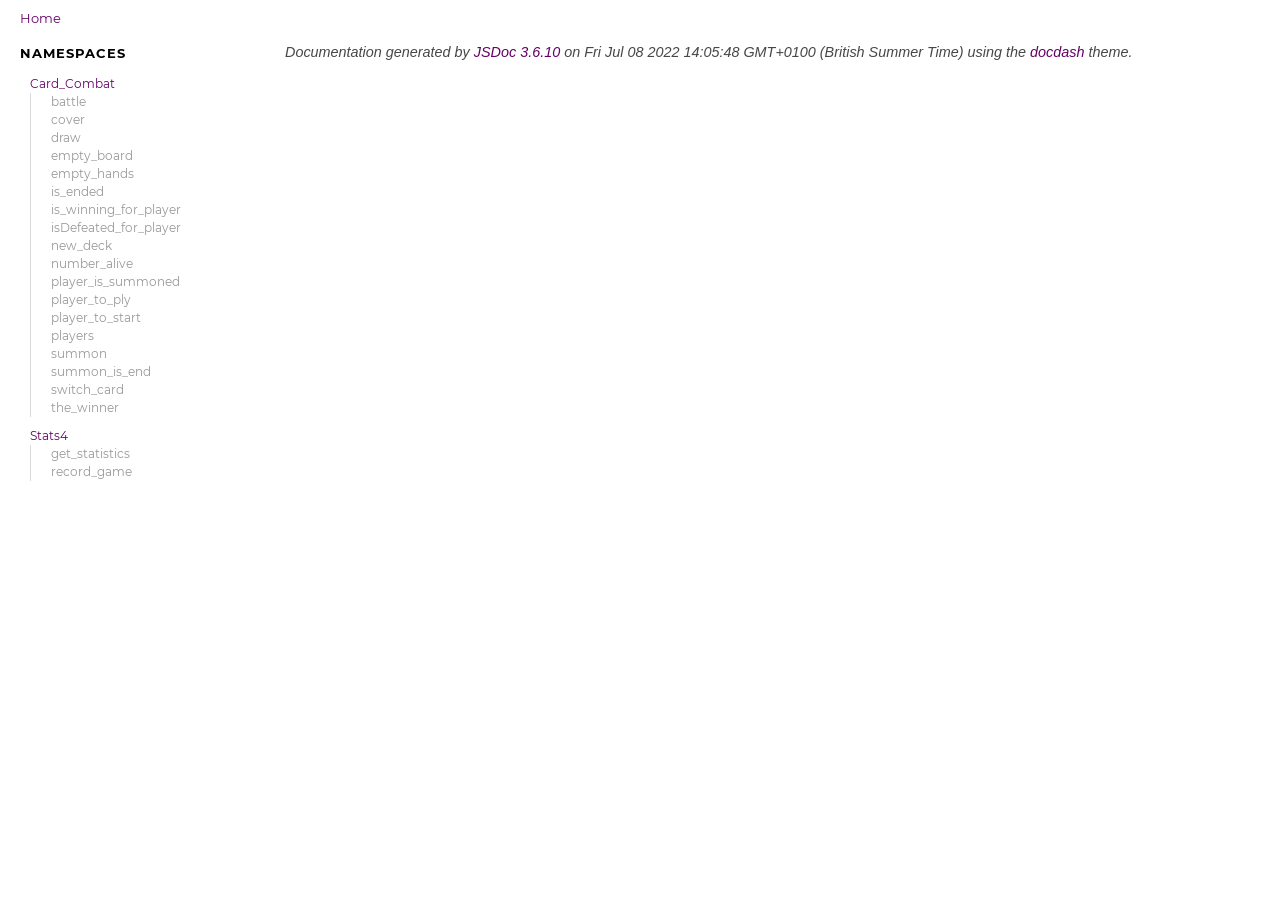
<file: docs/index.html>
<!DOCTYPE html>
<html lang="en">
<head>
    
    <meta charset="utf-8">
    <title>Home - Documentation</title>
    
    
    <script src="scripts/prettify/prettify.js"></script>
    <script src="scripts/prettify/lang-css.js"></script>
    <!--[if lt IE 9]>
      <script src="//html5shiv.googlecode.com/svn/trunk/html5.js"></script>
    <![endif]-->
    <link type="text/css" rel="stylesheet" href="styles/prettify.css">
    <link type="text/css" rel="stylesheet" href="styles/jsdoc.css">
    <script src="scripts/nav.js" defer></script>
    <meta name="viewport" content="width=device-width, initial-scale=1.0">
</head>
<body>

<input type="checkbox" id="nav-trigger" class="nav-trigger" />
<label for="nav-trigger" class="navicon-button x">
  <div class="navicon"></div>
</label>

<label for="nav-trigger" class="overlay"></label>

<nav >
    
    <h2><a href="index.html">Home</a></h2><h3>Namespaces</h3><ul><li><a href="Card_Combat.html">Card_Combat</a><ul class='methods'><li data-type='method'><a href="Card_Combat.html#.battle">battle</a></li><li data-type='method'><a href="Card_Combat.html#.cover">cover</a></li><li data-type='method'><a href="Card_Combat.html#.draw">draw</a></li><li data-type='method'><a href="Card_Combat.html#.empty_board">empty_board</a></li><li data-type='method'><a href="Card_Combat.html#.empty_hands">empty_hands</a></li><li data-type='method'><a href="Card_Combat.html#.is_ended">is_ended</a></li><li data-type='method'><a href="Card_Combat.html#.is_winning_for_player">is_winning_for_player</a></li><li data-type='method'><a href="Card_Combat.html#.isDefeated_for_player">isDefeated_for_player</a></li><li data-type='method'><a href="Card_Combat.html#.new_deck">new_deck</a></li><li data-type='method'><a href="Card_Combat.html#.number_alive">number_alive</a></li><li data-type='method'><a href="Card_Combat.html#.player_is_summoned">player_is_summoned</a></li><li data-type='method'><a href="Card_Combat.html#.player_to_ply">player_to_ply</a></li><li data-type='method'><a href="Card_Combat.html#.player_to_start">player_to_start</a></li><li data-type='method'><a href="Card_Combat.html#.players">players</a></li><li data-type='method'><a href="Card_Combat.html#.summon">summon</a></li><li data-type='method'><a href="Card_Combat.html#.summon_is_end">summon_is_end</a></li><li data-type='method'><a href="Card_Combat.html#.switch_card">switch_card</a></li><li data-type='method'><a href="Card_Combat.html#.the_winner">the_winner</a></li></ul></li><li><a href="Stats4.html">Stats4</a><ul class='methods'><li data-type='method'><a href="Stats4.html#.get_statistics">get_statistics</a></li><li data-type='method'><a href="Stats4.html#.record_game">record_game</a></li></ul></li></ul>
</nav>

<div id="main">
    

    



    


    <section class="package">
        <h3> </h3>		
    </section>









    








    
    
</div>

<br class="clear">

<footer>
    Documentation generated by <a href="https://github.com/jsdoc3/jsdoc">JSDoc 3.6.10</a> on Fri Jul 08 2022 14:05:48 GMT+0100 (British Summer Time) using the <a href="https://github.com/clenemt/docdash">docdash</a> theme.
</footer>

<script>prettyPrint();</script>
<script src="scripts/polyfill.js"></script>
<script src="scripts/linenumber.js"></script>



</body>
</html>
</file>
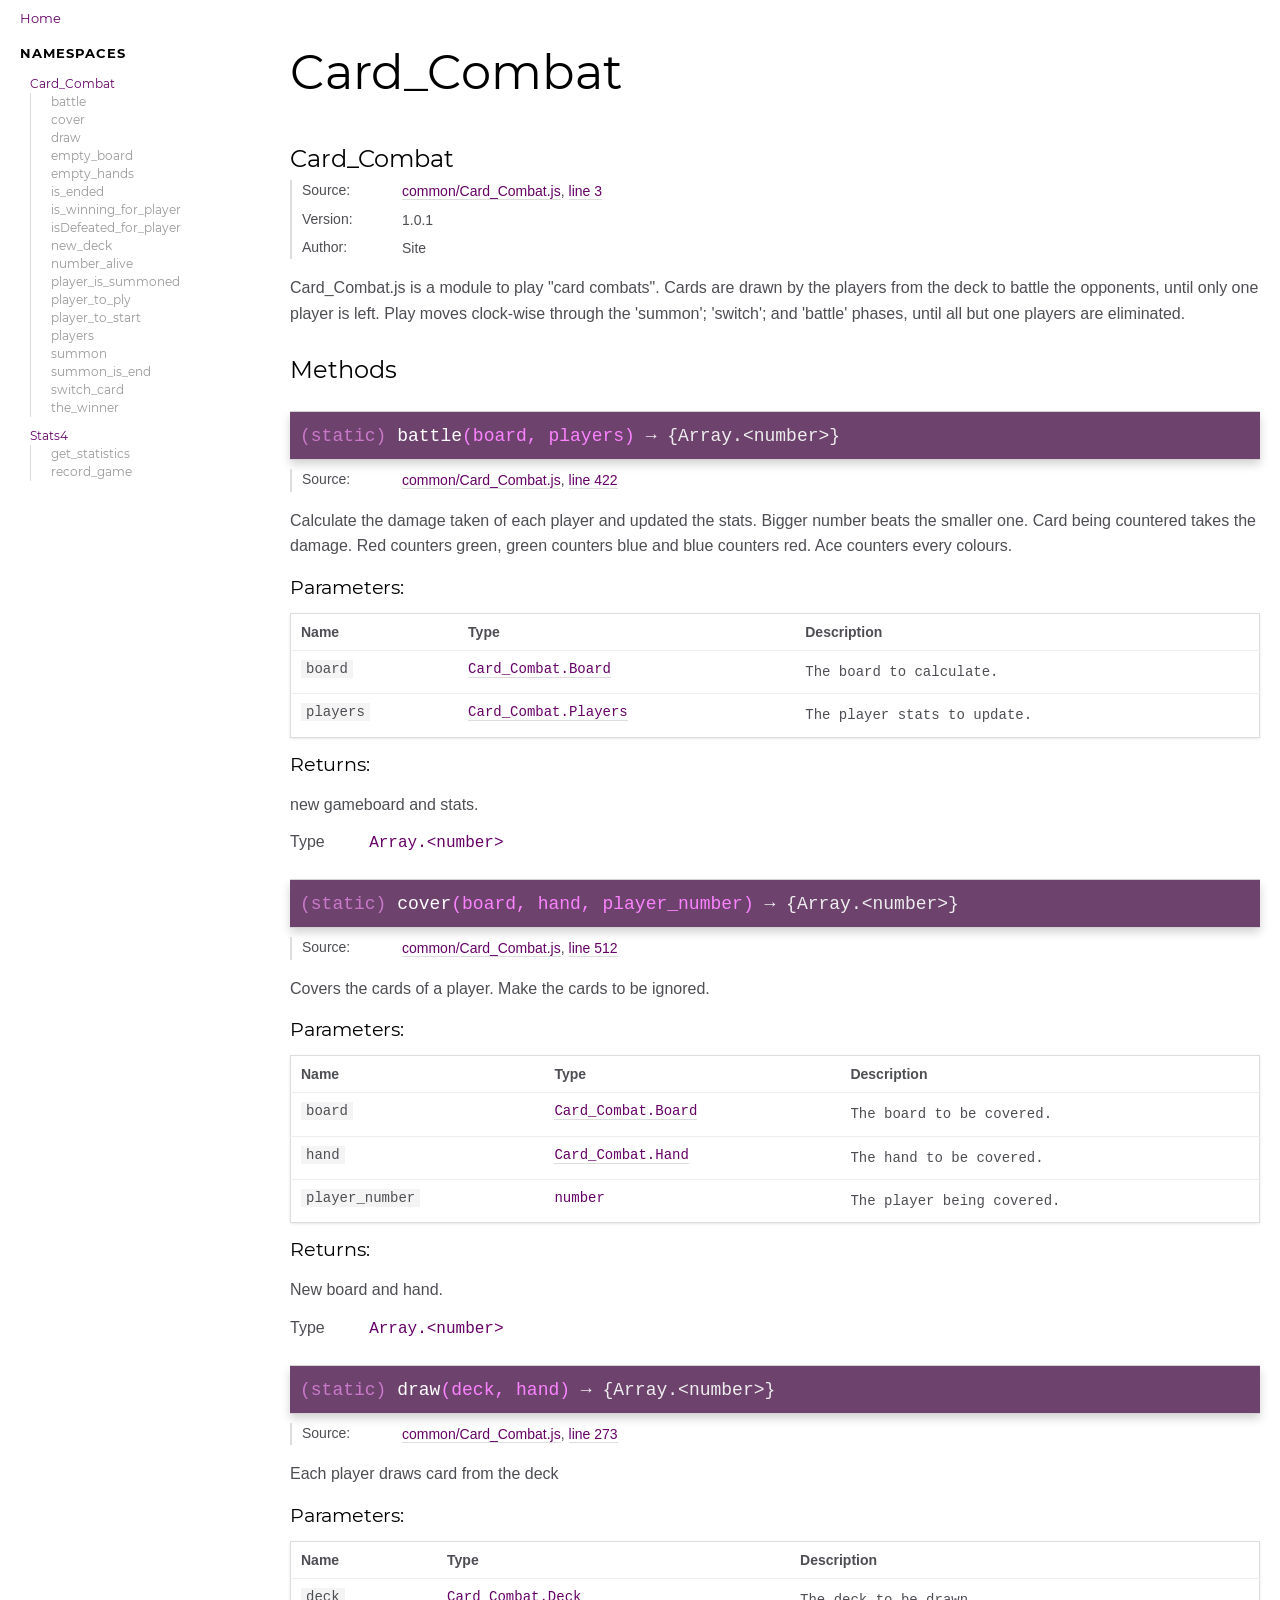
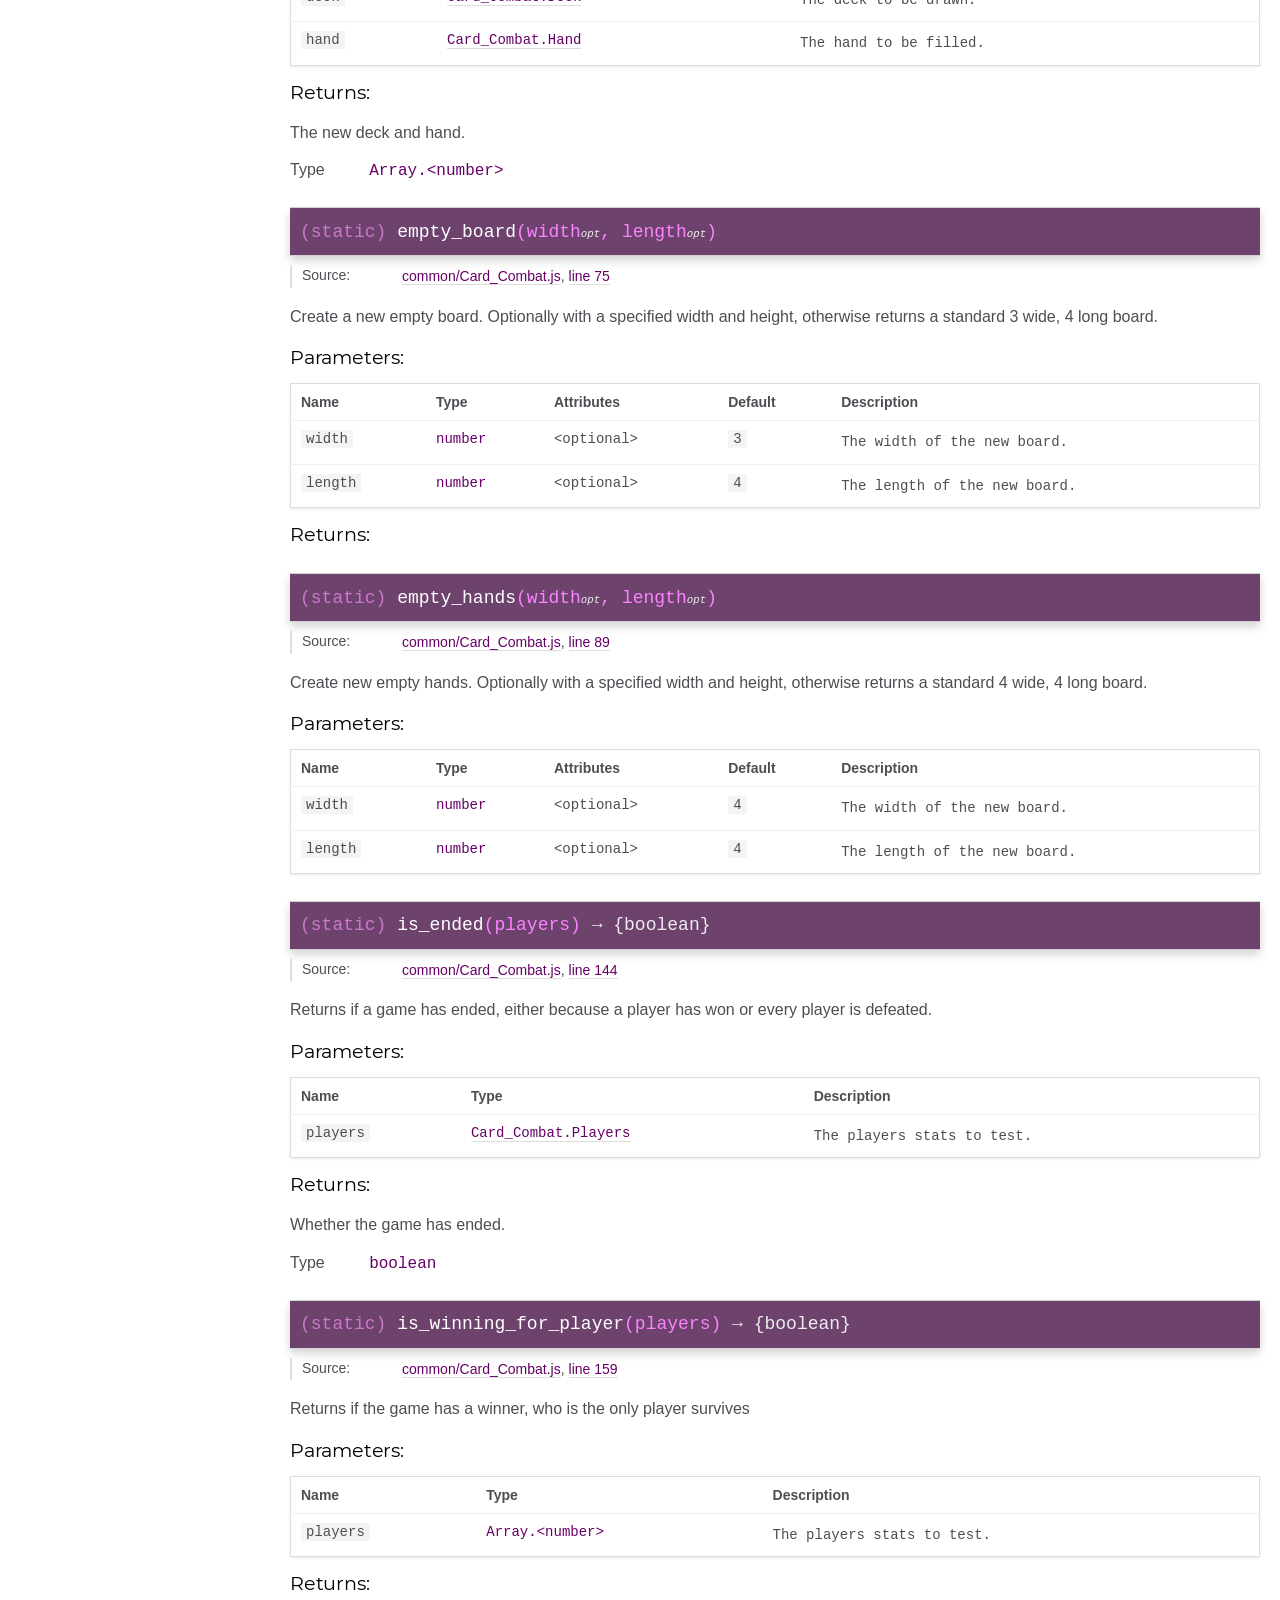
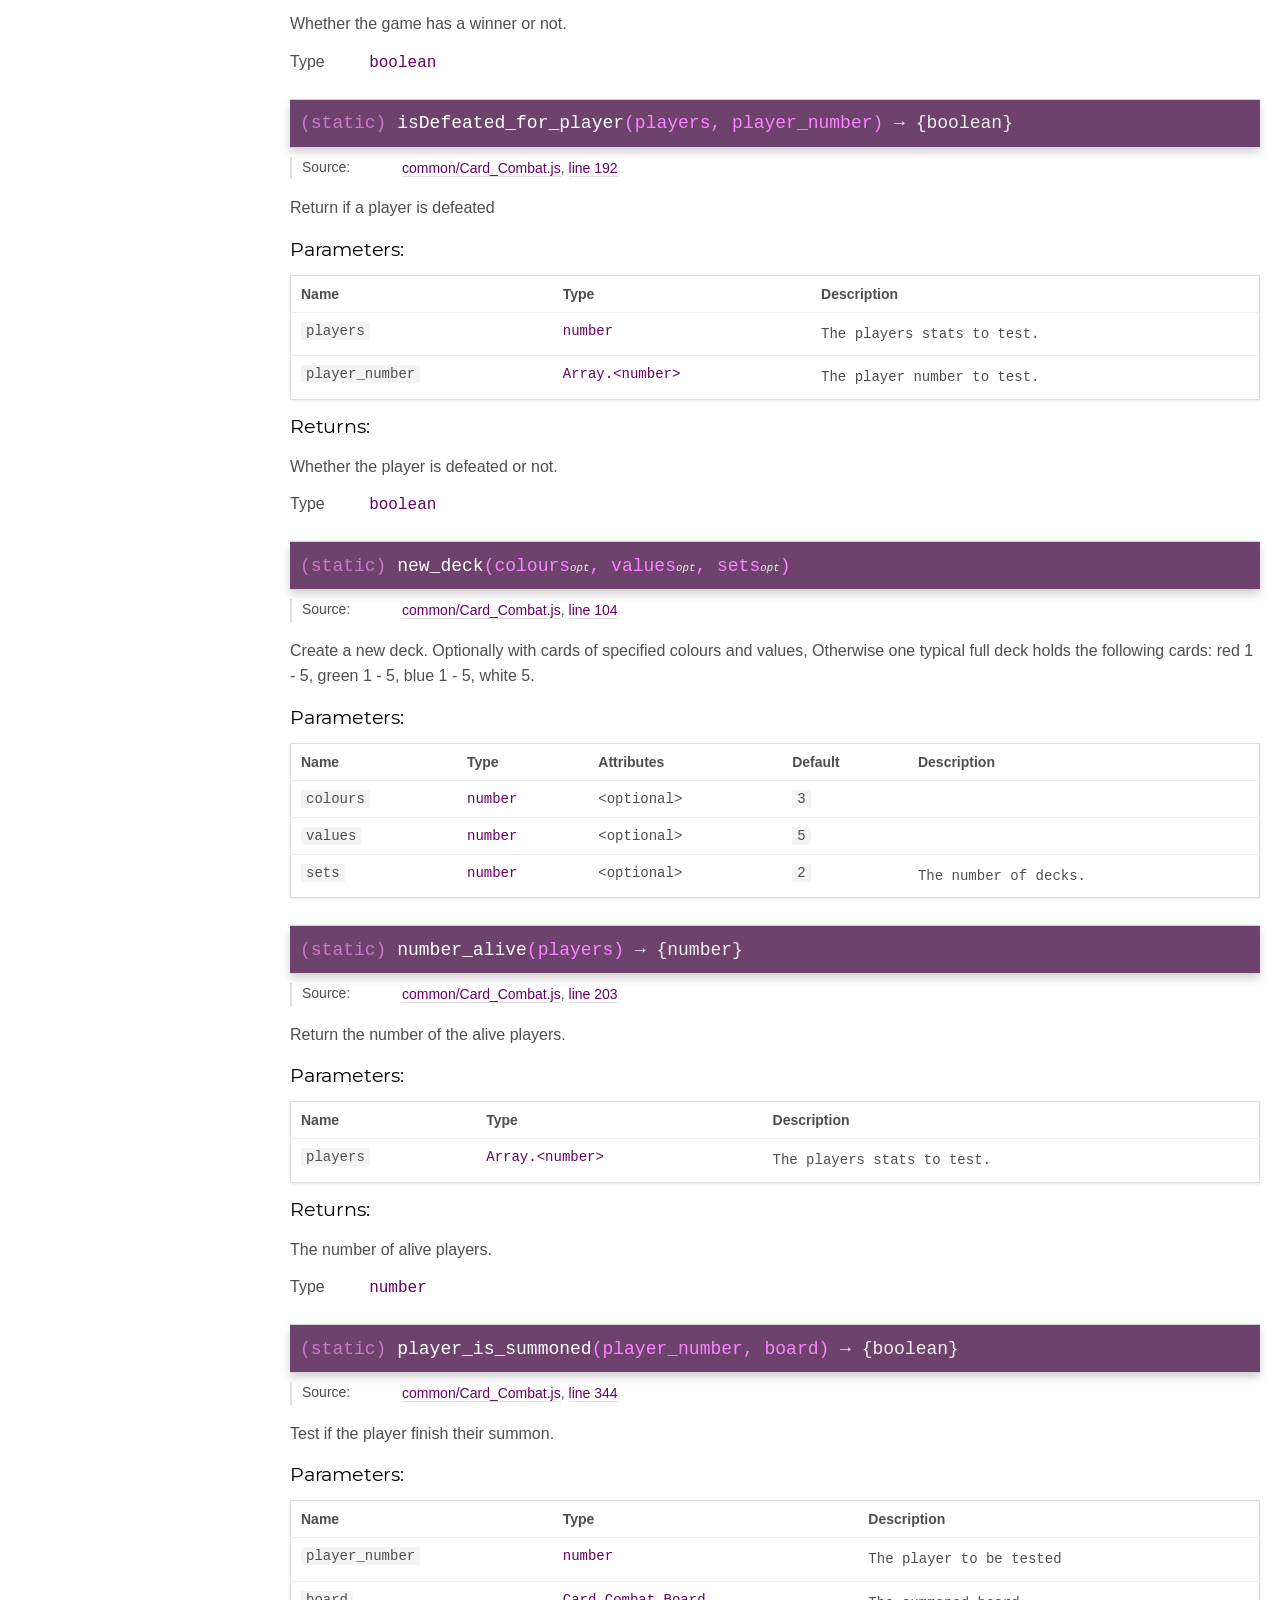
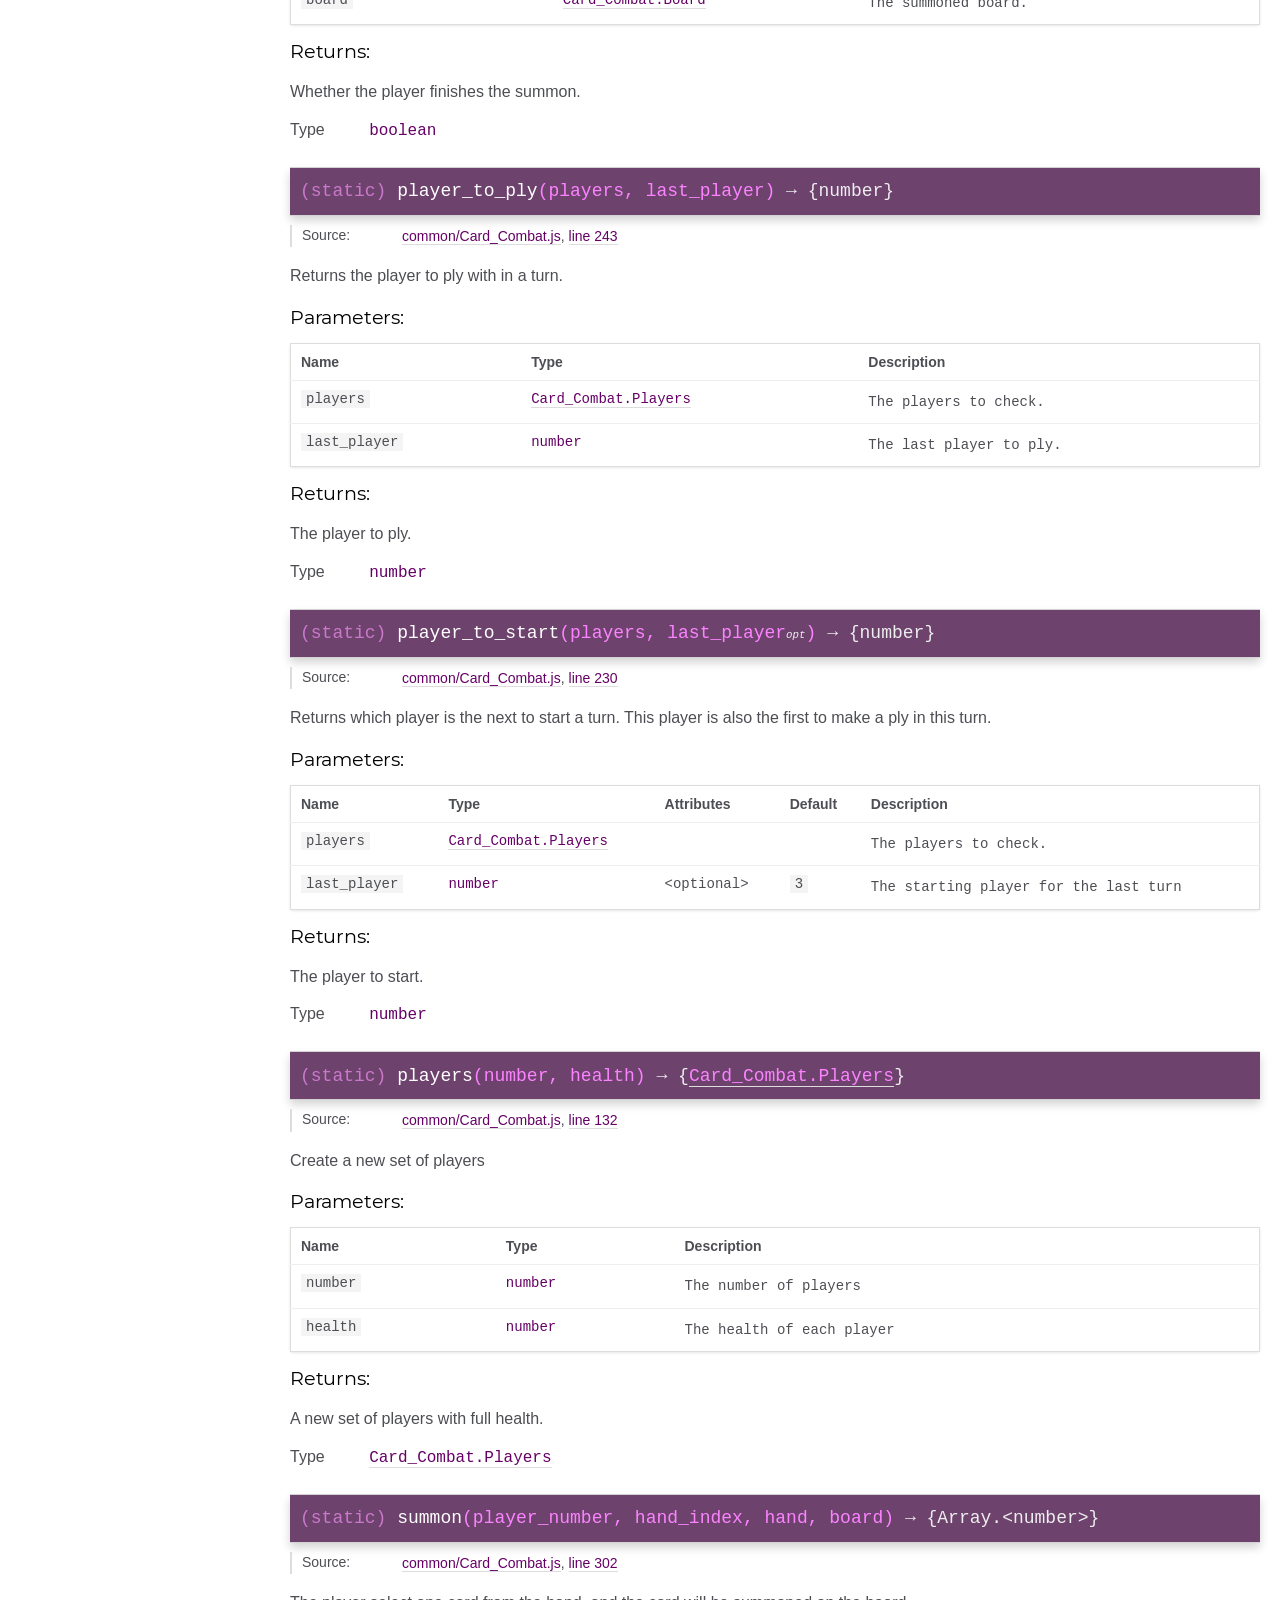
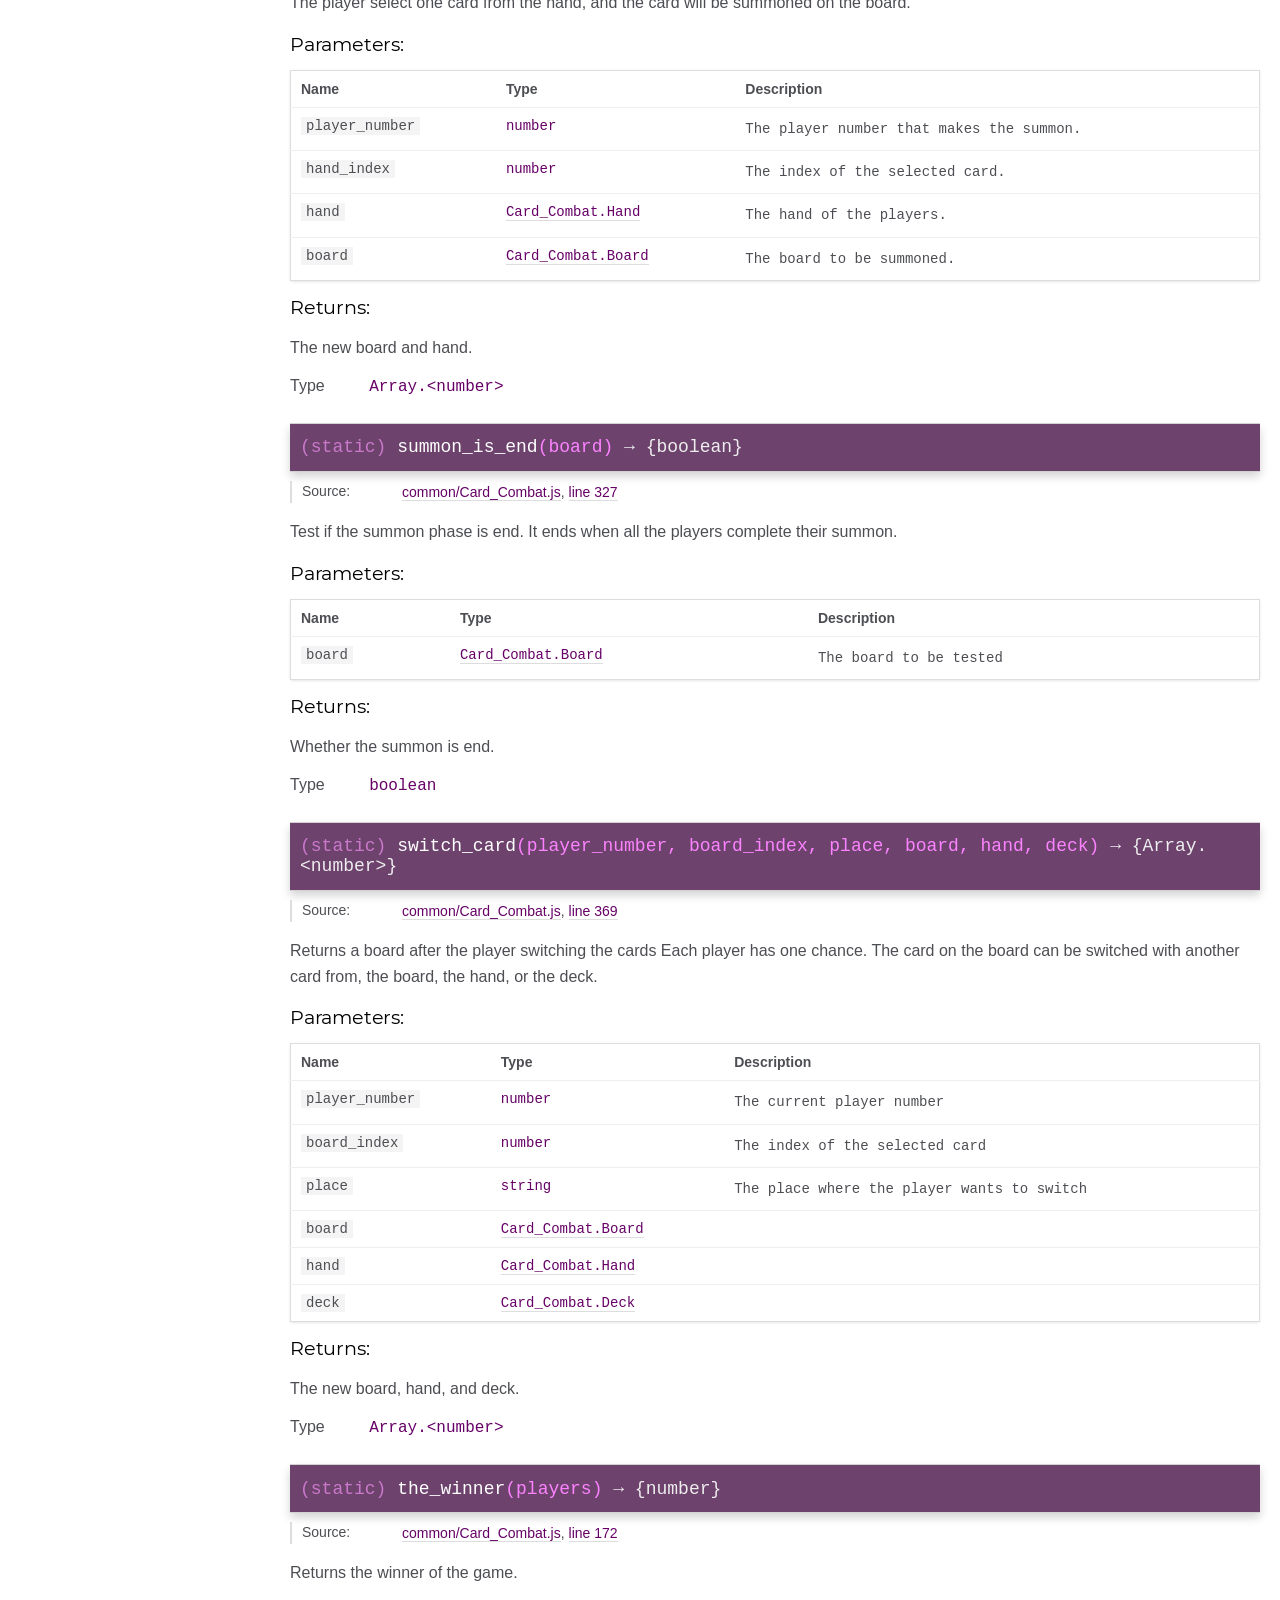
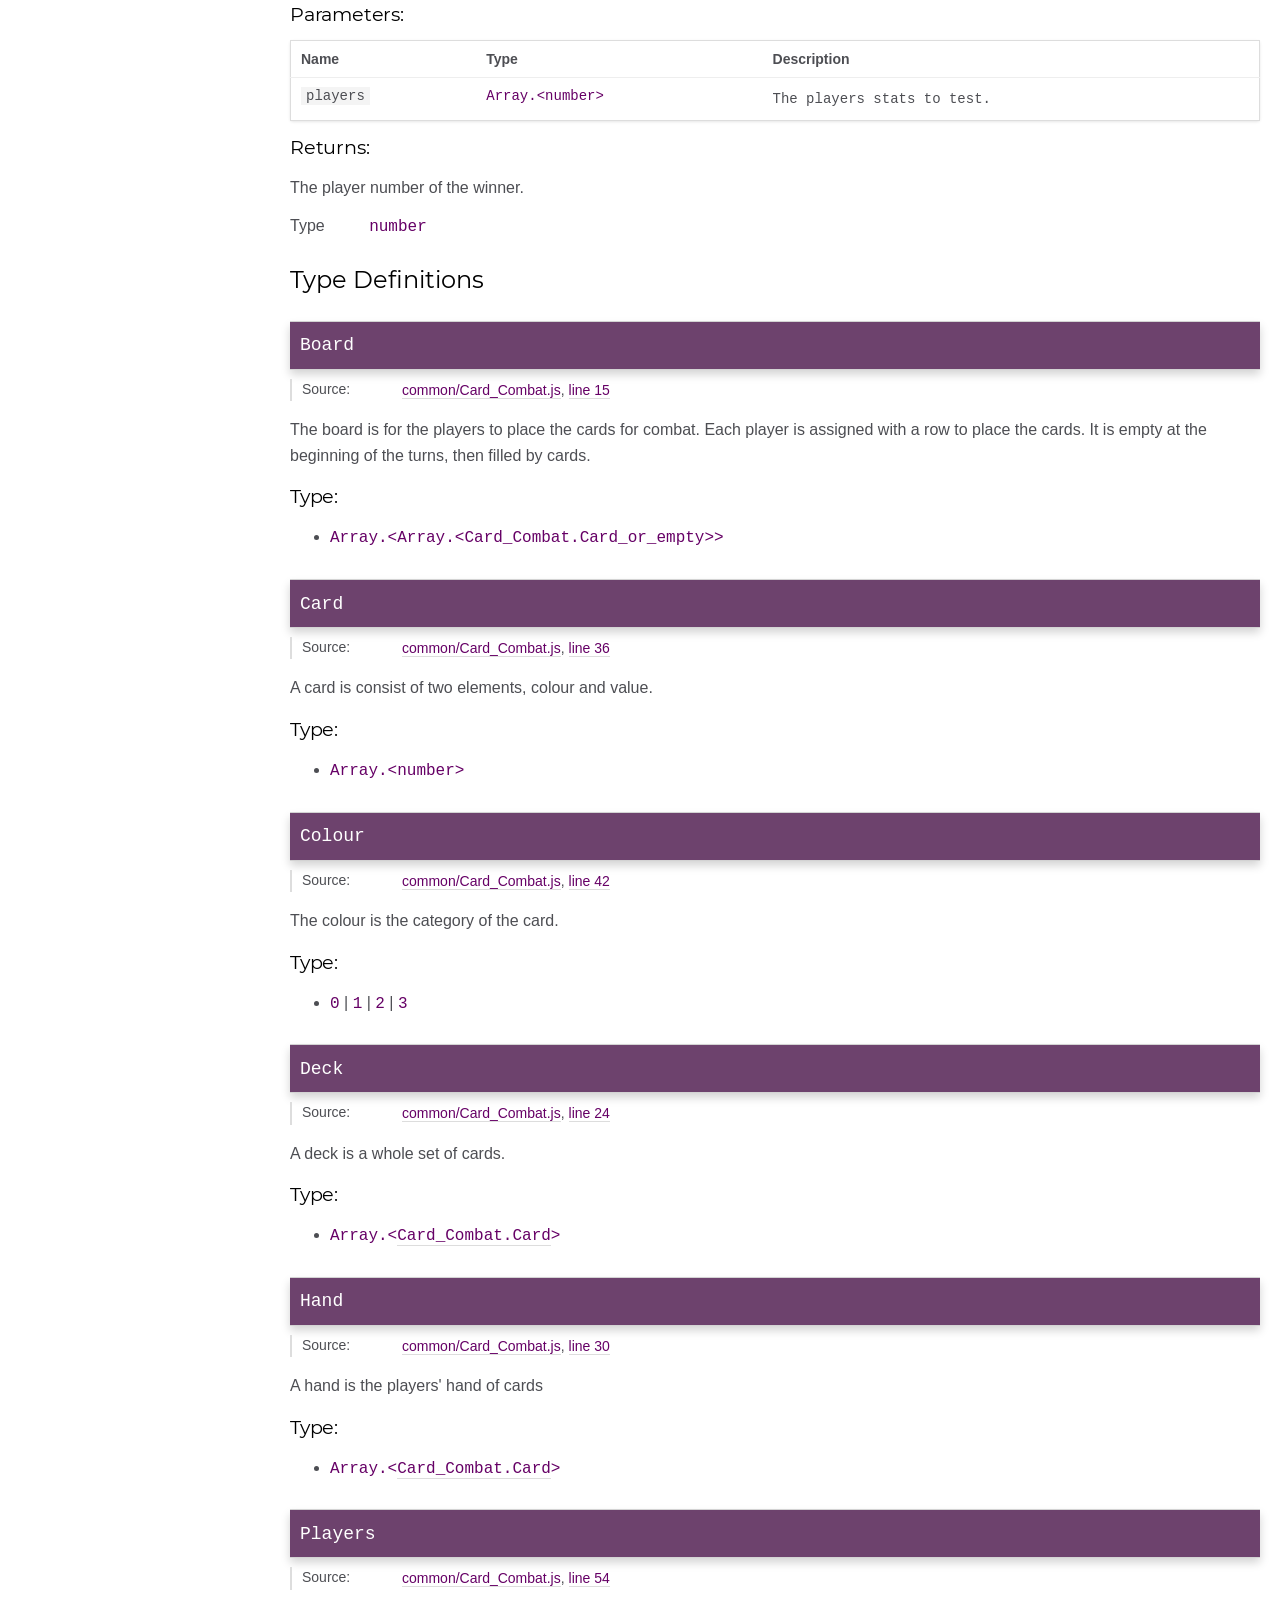
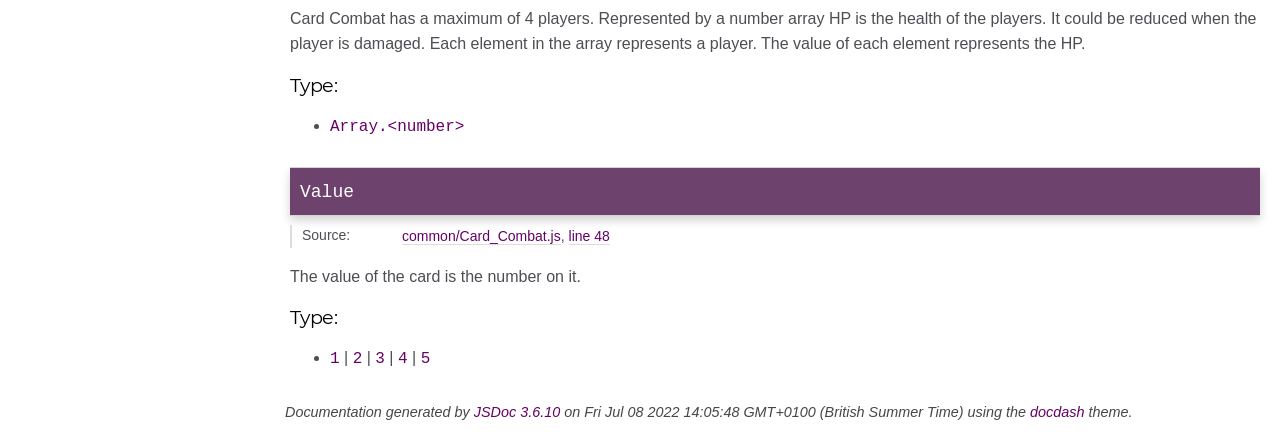
<file: docs/Card_Combat.html>
<!DOCTYPE html>
<html lang="en">
<head>
    
    <meta charset="utf-8">
    <title>Card_Combat - Documentation</title>
    
    
    <script src="scripts/prettify/prettify.js"></script>
    <script src="scripts/prettify/lang-css.js"></script>
    <!--[if lt IE 9]>
      <script src="//html5shiv.googlecode.com/svn/trunk/html5.js"></script>
    <![endif]-->
    <link type="text/css" rel="stylesheet" href="styles/prettify.css">
    <link type="text/css" rel="stylesheet" href="styles/jsdoc.css">
    <script src="scripts/nav.js" defer></script>
    <meta name="viewport" content="width=device-width, initial-scale=1.0">
</head>
<body>

<input type="checkbox" id="nav-trigger" class="nav-trigger" />
<label for="nav-trigger" class="navicon-button x">
  <div class="navicon"></div>
</label>

<label for="nav-trigger" class="overlay"></label>

<nav >
    
    <h2><a href="index.html">Home</a></h2><h3>Namespaces</h3><ul><li><a href="Card_Combat.html">Card_Combat</a><ul class='methods'><li data-type='method'><a href="Card_Combat.html#.battle">battle</a></li><li data-type='method'><a href="Card_Combat.html#.cover">cover</a></li><li data-type='method'><a href="Card_Combat.html#.draw">draw</a></li><li data-type='method'><a href="Card_Combat.html#.empty_board">empty_board</a></li><li data-type='method'><a href="Card_Combat.html#.empty_hands">empty_hands</a></li><li data-type='method'><a href="Card_Combat.html#.is_ended">is_ended</a></li><li data-type='method'><a href="Card_Combat.html#.is_winning_for_player">is_winning_for_player</a></li><li data-type='method'><a href="Card_Combat.html#.isDefeated_for_player">isDefeated_for_player</a></li><li data-type='method'><a href="Card_Combat.html#.new_deck">new_deck</a></li><li data-type='method'><a href="Card_Combat.html#.number_alive">number_alive</a></li><li data-type='method'><a href="Card_Combat.html#.player_is_summoned">player_is_summoned</a></li><li data-type='method'><a href="Card_Combat.html#.player_to_ply">player_to_ply</a></li><li data-type='method'><a href="Card_Combat.html#.player_to_start">player_to_start</a></li><li data-type='method'><a href="Card_Combat.html#.players">players</a></li><li data-type='method'><a href="Card_Combat.html#.summon">summon</a></li><li data-type='method'><a href="Card_Combat.html#.summon_is_end">summon_is_end</a></li><li data-type='method'><a href="Card_Combat.html#.switch_card">switch_card</a></li><li data-type='method'><a href="Card_Combat.html#.the_winner">the_winner</a></li></ul></li><li><a href="Stats4.html">Stats4</a><ul class='methods'><li data-type='method'><a href="Stats4.html#.get_statistics">get_statistics</a></li><li data-type='method'><a href="Stats4.html#.record_game">record_game</a></li></ul></li></ul>
</nav>

<div id="main">
    
    <h1 class="page-title">Card_Combat</h1>
    

    




<section>

<header>
    
        <h2>
        Card_Combat
        </h2>
        
    
</header>

<article>
    
        <div class="container-overview">
        
            

<dl class="details">

    
    <dt class="tag-source">Source:</dt>
    <dd class="tag-source"><ul class="dummy"><li>
        <a href="common_Card_Combat.js.html">common/Card_Combat.js</a>, <a href="common_Card_Combat.js.html#line3">line 3</a>
    </li></ul></dd>
    

    
    <dt class="tag-version">Version:</dt>
    <dd class="tag-version"><ul class="dummy"><li>1.0.1</li></ul></dd>
    

    

    

    

    

    

    

    

    
    <dt class="tag-author">Author:</dt>
    <dd class="tag-author">
        <ul>
            <li>Site</li>
        </ul>
    </dd>
    

    

    

    

    

    

    
</dl>




            
                <div class="description usertext"><p>Card_Combat.js is a module to play &quot;card combats&quot;.
Cards are drawn by the players from the deck to battle the opponents,
until only one player is left.
Play moves clock-wise through the 'summon'; 'switch'; and 'battle' phases,
until all but one players are eliminated.</p></div>
            

            
        
        </div>
    

    

    

    
    
    

     

    

    

    
        <h3 class="subsection-title">Methods</h3>

        
            

    

    <h4 class="name" id=".battle"><span class="type-signature">(static) </span>battle<span class="signature">(board, players)</span><span class="type-signature"> &rarr; {Array.&lt;number>}</span></h4>

    




<dl class="details">

    
    <dt class="tag-source">Source:</dt>
    <dd class="tag-source"><ul class="dummy"><li>
        <a href="common_Card_Combat.js.html">common/Card_Combat.js</a>, <a href="common_Card_Combat.js.html#line422">line 422</a>
    </li></ul></dd>
    

    

    

    

    

    

    

    

    

    

    

    

    

    

    

    
</dl>





<div class="description usertext">
    <p>Calculate the damage taken of each player and updated the stats.
Bigger number beats the smaller one. Card being countered takes the damage.
Red counters green, green counters blue and blue counters red.
Ace counters every colours.</p>
</div>











    <h5>Parameters:</h5>
    

<table class="params">
    <thead>
    <tr>
        
        <th>Name</th>
        

        <th>Type</th>

        

        

        <th class="last">Description</th>
    </tr>
    </thead>

    <tbody>
    

        <tr>
            
                <td class="name"><code>board</code></td>
            

            <td class="type">
            
                
<span class="param-type"><a href="Card_Combat.html#.Board">Card_Combat.Board</a></span>


            
            </td>

            

            

            <td class="description last"><p>The board to calculate.</p></td>
        </tr>

    

        <tr>
            
                <td class="name"><code>players</code></td>
            

            <td class="type">
            
                
<span class="param-type"><a href="Card_Combat.html#.Players">Card_Combat.Players</a></span>


            
            </td>

            

            

            <td class="description last"><p>The player stats to update.</p></td>
        </tr>

    
    </tbody>
</table>
















<h5>Returns:</h5>

        
<div class="param-desc">
    <p>new gameboard and stats.</p>
</div>



<dl class="param-type">
    <dt>
        Type
    </dt>
    <dd>
        
<span class="param-type">Array.&lt;number></span>


    </dd>
</dl>

    



        
            

    

    <h4 class="name" id=".cover"><span class="type-signature">(static) </span>cover<span class="signature">(board, hand, player_number)</span><span class="type-signature"> &rarr; {Array.&lt;number>}</span></h4>

    




<dl class="details">

    
    <dt class="tag-source">Source:</dt>
    <dd class="tag-source"><ul class="dummy"><li>
        <a href="common_Card_Combat.js.html">common/Card_Combat.js</a>, <a href="common_Card_Combat.js.html#line512">line 512</a>
    </li></ul></dd>
    

    

    

    

    

    

    

    

    

    

    

    

    

    

    

    
</dl>





<div class="description usertext">
    <p>Covers the cards of a player.
Make the cards to be ignored.</p>
</div>











    <h5>Parameters:</h5>
    

<table class="params">
    <thead>
    <tr>
        
        <th>Name</th>
        

        <th>Type</th>

        

        

        <th class="last">Description</th>
    </tr>
    </thead>

    <tbody>
    

        <tr>
            
                <td class="name"><code>board</code></td>
            

            <td class="type">
            
                
<span class="param-type"><a href="Card_Combat.html#.Board">Card_Combat.Board</a></span>


            
            </td>

            

            

            <td class="description last"><p>The board to be covered.</p></td>
        </tr>

    

        <tr>
            
                <td class="name"><code>hand</code></td>
            

            <td class="type">
            
                
<span class="param-type"><a href="Card_Combat.html#.Hand">Card_Combat.Hand</a></span>


            
            </td>

            

            

            <td class="description last"><p>The hand to be covered.</p></td>
        </tr>

    

        <tr>
            
                <td class="name"><code>player_number</code></td>
            

            <td class="type">
            
                
<span class="param-type">number</span>


            
            </td>

            

            

            <td class="description last"><p>The player being covered.</p></td>
        </tr>

    
    </tbody>
</table>
















<h5>Returns:</h5>

        
<div class="param-desc">
    <p>New board and hand.</p>
</div>



<dl class="param-type">
    <dt>
        Type
    </dt>
    <dd>
        
<span class="param-type">Array.&lt;number></span>


    </dd>
</dl>

    



        
            

    

    <h4 class="name" id=".draw"><span class="type-signature">(static) </span>draw<span class="signature">(deck, hand)</span><span class="type-signature"> &rarr; {Array.&lt;number>}</span></h4>

    




<dl class="details">

    
    <dt class="tag-source">Source:</dt>
    <dd class="tag-source"><ul class="dummy"><li>
        <a href="common_Card_Combat.js.html">common/Card_Combat.js</a>, <a href="common_Card_Combat.js.html#line273">line 273</a>
    </li></ul></dd>
    

    

    

    

    

    

    

    

    

    

    

    

    

    

    

    
</dl>





<div class="description usertext">
    <p>Each player draws card from the deck</p>
</div>











    <h5>Parameters:</h5>
    

<table class="params">
    <thead>
    <tr>
        
        <th>Name</th>
        

        <th>Type</th>

        

        

        <th class="last">Description</th>
    </tr>
    </thead>

    <tbody>
    

        <tr>
            
                <td class="name"><code>deck</code></td>
            

            <td class="type">
            
                
<span class="param-type"><a href="Card_Combat.html#.Deck">Card_Combat.Deck</a></span>


            
            </td>

            

            

            <td class="description last"><p>The deck to be drawn.</p></td>
        </tr>

    

        <tr>
            
                <td class="name"><code>hand</code></td>
            

            <td class="type">
            
                
<span class="param-type"><a href="Card_Combat.html#.Hand">Card_Combat.Hand</a></span>


            
            </td>

            

            

            <td class="description last"><p>The hand to be filled.</p></td>
        </tr>

    
    </tbody>
</table>
















<h5>Returns:</h5>

        
<div class="param-desc">
    <p>The new deck and hand.</p>
</div>



<dl class="param-type">
    <dt>
        Type
    </dt>
    <dd>
        
<span class="param-type">Array.&lt;number></span>


    </dd>
</dl>

    



        
            

    

    <h4 class="name" id=".empty_board"><span class="type-signature">(static) </span>empty_board<span class="signature">(width<span class="signature-attributes">opt</span>, length<span class="signature-attributes">opt</span>)</span><span class="type-signature"></span></h4>

    




<dl class="details">

    
    <dt class="tag-source">Source:</dt>
    <dd class="tag-source"><ul class="dummy"><li>
        <a href="common_Card_Combat.js.html">common/Card_Combat.js</a>, <a href="common_Card_Combat.js.html#line75">line 75</a>
    </li></ul></dd>
    

    

    

    

    

    

    

    

    

    

    

    

    

    

    

    
</dl>





<div class="description usertext">
    <p>Create a new empty board.
Optionally with a specified width and height,
otherwise returns a standard 3 wide, 4 long board.</p>
</div>











    <h5>Parameters:</h5>
    

<table class="params">
    <thead>
    <tr>
        
        <th>Name</th>
        

        <th>Type</th>

        
        <th>Attributes</th>
        

        
        <th>Default</th>
        

        <th class="last">Description</th>
    </tr>
    </thead>

    <tbody>
    

        <tr>
            
                <td class="name"><code>width</code></td>
            

            <td class="type">
            
                
<span class="param-type">number</span>


            
            </td>

            
                <td class="attributes">
                
                    &lt;optional><br>
                

                

                
                </td>
            

            
                <td class="default">
                
                    <code>3</code>
                
                </td>
            

            <td class="description last"><p>The width of the new board.</p></td>
        </tr>

    

        <tr>
            
                <td class="name"><code>length</code></td>
            

            <td class="type">
            
                
<span class="param-type">number</span>


            
            </td>

            
                <td class="attributes">
                
                    &lt;optional><br>
                

                

                
                </td>
            

            
                <td class="default">
                
                    <code>4</code>
                
                </td>
            

            <td class="description last"><p>The length of the new board.</p></td>
        </tr>

    
    </tbody>
</table>
















<h5>Returns:</h5>

        


    



        
            

    

    <h4 class="name" id=".empty_hands"><span class="type-signature">(static) </span>empty_hands<span class="signature">(width<span class="signature-attributes">opt</span>, length<span class="signature-attributes">opt</span>)</span><span class="type-signature"></span></h4>

    




<dl class="details">

    
    <dt class="tag-source">Source:</dt>
    <dd class="tag-source"><ul class="dummy"><li>
        <a href="common_Card_Combat.js.html">common/Card_Combat.js</a>, <a href="common_Card_Combat.js.html#line89">line 89</a>
    </li></ul></dd>
    

    

    

    

    

    

    

    

    

    

    

    

    

    

    

    
</dl>





<div class="description usertext">
    <p>Create new empty hands.
Optionally with a specified width and height,
otherwise returns a standard 4 wide, 4 long board.</p>
</div>











    <h5>Parameters:</h5>
    

<table class="params">
    <thead>
    <tr>
        
        <th>Name</th>
        

        <th>Type</th>

        
        <th>Attributes</th>
        

        
        <th>Default</th>
        

        <th class="last">Description</th>
    </tr>
    </thead>

    <tbody>
    

        <tr>
            
                <td class="name"><code>width</code></td>
            

            <td class="type">
            
                
<span class="param-type">number</span>


            
            </td>

            
                <td class="attributes">
                
                    &lt;optional><br>
                

                

                
                </td>
            

            
                <td class="default">
                
                    <code>4</code>
                
                </td>
            

            <td class="description last"><p>The width of the new board.</p></td>
        </tr>

    

        <tr>
            
                <td class="name"><code>length</code></td>
            

            <td class="type">
            
                
<span class="param-type">number</span>


            
            </td>

            
                <td class="attributes">
                
                    &lt;optional><br>
                

                

                
                </td>
            

            
                <td class="default">
                
                    <code>4</code>
                
                </td>
            

            <td class="description last"><p>The length of the new board.</p></td>
        </tr>

    
    </tbody>
</table>



















        
            

    

    <h4 class="name" id=".is_ended"><span class="type-signature">(static) </span>is_ended<span class="signature">(players)</span><span class="type-signature"> &rarr; {boolean}</span></h4>

    




<dl class="details">

    
    <dt class="tag-source">Source:</dt>
    <dd class="tag-source"><ul class="dummy"><li>
        <a href="common_Card_Combat.js.html">common/Card_Combat.js</a>, <a href="common_Card_Combat.js.html#line144">line 144</a>
    </li></ul></dd>
    

    

    

    

    

    

    

    

    

    

    

    

    

    

    

    
</dl>





<div class="description usertext">
    <p>Returns if a game has ended,
either because a player has won or every player is defeated.</p>
</div>











    <h5>Parameters:</h5>
    

<table class="params">
    <thead>
    <tr>
        
        <th>Name</th>
        

        <th>Type</th>

        

        

        <th class="last">Description</th>
    </tr>
    </thead>

    <tbody>
    

        <tr>
            
                <td class="name"><code>players</code></td>
            

            <td class="type">
            
                
<span class="param-type"><a href="Card_Combat.html#.Players">Card_Combat.Players</a></span>


            
            </td>

            

            

            <td class="description last"><p>The players stats to test.</p></td>
        </tr>

    
    </tbody>
</table>
















<h5>Returns:</h5>

        
<div class="param-desc">
    <p>Whether the game has ended.</p>
</div>



<dl class="param-type">
    <dt>
        Type
    </dt>
    <dd>
        
<span class="param-type">boolean</span>


    </dd>
</dl>

    



        
            

    

    <h4 class="name" id=".is_winning_for_player"><span class="type-signature">(static) </span>is_winning_for_player<span class="signature">(players)</span><span class="type-signature"> &rarr; {boolean}</span></h4>

    




<dl class="details">

    
    <dt class="tag-source">Source:</dt>
    <dd class="tag-source"><ul class="dummy"><li>
        <a href="common_Card_Combat.js.html">common/Card_Combat.js</a>, <a href="common_Card_Combat.js.html#line159">line 159</a>
    </li></ul></dd>
    

    

    

    

    

    

    

    

    

    

    

    

    

    

    

    
</dl>





<div class="description usertext">
    <p>Returns if the game has a winner,
who is the only player survives</p>
</div>











    <h5>Parameters:</h5>
    

<table class="params">
    <thead>
    <tr>
        
        <th>Name</th>
        

        <th>Type</th>

        

        

        <th class="last">Description</th>
    </tr>
    </thead>

    <tbody>
    

        <tr>
            
                <td class="name"><code>players</code></td>
            

            <td class="type">
            
                
<span class="param-type">Array.&lt;number></span>


            
            </td>

            

            

            <td class="description last"><p>The players stats to test.</p></td>
        </tr>

    
    </tbody>
</table>
















<h5>Returns:</h5>

        
<div class="param-desc">
    <p>Whether the game has a winner or not.</p>
</div>



<dl class="param-type">
    <dt>
        Type
    </dt>
    <dd>
        
<span class="param-type">boolean</span>


    </dd>
</dl>

    



        
            

    

    <h4 class="name" id=".isDefeated_for_player"><span class="type-signature">(static) </span>isDefeated_for_player<span class="signature">(players, player_number)</span><span class="type-signature"> &rarr; {boolean}</span></h4>

    




<dl class="details">

    
    <dt class="tag-source">Source:</dt>
    <dd class="tag-source"><ul class="dummy"><li>
        <a href="common_Card_Combat.js.html">common/Card_Combat.js</a>, <a href="common_Card_Combat.js.html#line192">line 192</a>
    </li></ul></dd>
    

    

    

    

    

    

    

    

    

    

    

    

    

    

    

    
</dl>





<div class="description usertext">
    <p>Return if a player is defeated</p>
</div>











    <h5>Parameters:</h5>
    

<table class="params">
    <thead>
    <tr>
        
        <th>Name</th>
        

        <th>Type</th>

        

        

        <th class="last">Description</th>
    </tr>
    </thead>

    <tbody>
    

        <tr>
            
                <td class="name"><code>players</code></td>
            

            <td class="type">
            
                
<span class="param-type">number</span>


            
            </td>

            

            

            <td class="description last"><p>The players stats to test.</p></td>
        </tr>

    

        <tr>
            
                <td class="name"><code>player_number</code></td>
            

            <td class="type">
            
                
<span class="param-type">Array.&lt;number></span>


            
            </td>

            

            

            <td class="description last"><p>The player number to test.</p></td>
        </tr>

    
    </tbody>
</table>
















<h5>Returns:</h5>

        
<div class="param-desc">
    <p>Whether the player is defeated or not.</p>
</div>



<dl class="param-type">
    <dt>
        Type
    </dt>
    <dd>
        
<span class="param-type">boolean</span>


    </dd>
</dl>

    



        
            

    

    <h4 class="name" id=".new_deck"><span class="type-signature">(static) </span>new_deck<span class="signature">(colours<span class="signature-attributes">opt</span>, values<span class="signature-attributes">opt</span>, sets<span class="signature-attributes">opt</span>)</span><span class="type-signature"></span></h4>

    




<dl class="details">

    
    <dt class="tag-source">Source:</dt>
    <dd class="tag-source"><ul class="dummy"><li>
        <a href="common_Card_Combat.js.html">common/Card_Combat.js</a>, <a href="common_Card_Combat.js.html#line104">line 104</a>
    </li></ul></dd>
    

    

    

    

    

    

    

    

    

    

    

    

    

    

    

    
</dl>





<div class="description usertext">
    <p>Create a new deck.
Optionally with cards of specified colours and values,
Otherwise one typical full deck holds the following cards:
red 1 - 5, green 1 - 5, blue 1 - 5, white 5.</p>
</div>











    <h5>Parameters:</h5>
    

<table class="params">
    <thead>
    <tr>
        
        <th>Name</th>
        

        <th>Type</th>

        
        <th>Attributes</th>
        

        
        <th>Default</th>
        

        <th class="last">Description</th>
    </tr>
    </thead>

    <tbody>
    

        <tr>
            
                <td class="name"><code>colours</code></td>
            

            <td class="type">
            
                
<span class="param-type">number</span>


            
            </td>

            
                <td class="attributes">
                
                    &lt;optional><br>
                

                

                
                </td>
            

            
                <td class="default">
                
                    <code>3</code>
                
                </td>
            

            <td class="description last"></td>
        </tr>

    

        <tr>
            
                <td class="name"><code>values</code></td>
            

            <td class="type">
            
                
<span class="param-type">number</span>


            
            </td>

            
                <td class="attributes">
                
                    &lt;optional><br>
                

                

                
                </td>
            

            
                <td class="default">
                
                    <code>5</code>
                
                </td>
            

            <td class="description last"></td>
        </tr>

    

        <tr>
            
                <td class="name"><code>sets</code></td>
            

            <td class="type">
            
                
<span class="param-type">number</span>


            
            </td>

            
                <td class="attributes">
                
                    &lt;optional><br>
                

                

                
                </td>
            

            
                <td class="default">
                
                    <code>2</code>
                
                </td>
            

            <td class="description last"><p>The number of decks.</p></td>
        </tr>

    
    </tbody>
</table>



















        
            

    

    <h4 class="name" id=".number_alive"><span class="type-signature">(static) </span>number_alive<span class="signature">(players)</span><span class="type-signature"> &rarr; {number}</span></h4>

    




<dl class="details">

    
    <dt class="tag-source">Source:</dt>
    <dd class="tag-source"><ul class="dummy"><li>
        <a href="common_Card_Combat.js.html">common/Card_Combat.js</a>, <a href="common_Card_Combat.js.html#line203">line 203</a>
    </li></ul></dd>
    

    

    

    

    

    

    

    

    

    

    

    

    

    

    

    
</dl>





<div class="description usertext">
    <p>Return the number of the alive players.</p>
</div>











    <h5>Parameters:</h5>
    

<table class="params">
    <thead>
    <tr>
        
        <th>Name</th>
        

        <th>Type</th>

        

        

        <th class="last">Description</th>
    </tr>
    </thead>

    <tbody>
    

        <tr>
            
                <td class="name"><code>players</code></td>
            

            <td class="type">
            
                
<span class="param-type">Array.&lt;number></span>


            
            </td>

            

            

            <td class="description last"><p>The players stats to test.</p></td>
        </tr>

    
    </tbody>
</table>
















<h5>Returns:</h5>

        
<div class="param-desc">
    <p>The number of alive players.</p>
</div>



<dl class="param-type">
    <dt>
        Type
    </dt>
    <dd>
        
<span class="param-type">number</span>


    </dd>
</dl>

    



        
            

    

    <h4 class="name" id=".player_is_summoned"><span class="type-signature">(static) </span>player_is_summoned<span class="signature">(player_number, board)</span><span class="type-signature"> &rarr; {boolean}</span></h4>

    




<dl class="details">

    
    <dt class="tag-source">Source:</dt>
    <dd class="tag-source"><ul class="dummy"><li>
        <a href="common_Card_Combat.js.html">common/Card_Combat.js</a>, <a href="common_Card_Combat.js.html#line344">line 344</a>
    </li></ul></dd>
    

    

    

    

    

    

    

    

    

    

    

    

    

    

    

    
</dl>





<div class="description usertext">
    <p>Test if the player finish their summon.</p>
</div>











    <h5>Parameters:</h5>
    

<table class="params">
    <thead>
    <tr>
        
        <th>Name</th>
        

        <th>Type</th>

        

        

        <th class="last">Description</th>
    </tr>
    </thead>

    <tbody>
    

        <tr>
            
                <td class="name"><code>player_number</code></td>
            

            <td class="type">
            
                
<span class="param-type">number</span>


            
            </td>

            

            

            <td class="description last"><p>The player to be tested</p></td>
        </tr>

    

        <tr>
            
                <td class="name"><code>board</code></td>
            

            <td class="type">
            
                
<span class="param-type"><a href="Card_Combat.html#.Board">Card_Combat.Board</a></span>


            
            </td>

            

            

            <td class="description last"><p>The summoned board.</p></td>
        </tr>

    
    </tbody>
</table>
















<h5>Returns:</h5>

        
<div class="param-desc">
    <p>Whether the player finishes the summon.</p>
</div>



<dl class="param-type">
    <dt>
        Type
    </dt>
    <dd>
        
<span class="param-type">boolean</span>


    </dd>
</dl>

    



        
            

    

    <h4 class="name" id=".player_to_ply"><span class="type-signature">(static) </span>player_to_ply<span class="signature">(players, last_player)</span><span class="type-signature"> &rarr; {number}</span></h4>

    




<dl class="details">

    
    <dt class="tag-source">Source:</dt>
    <dd class="tag-source"><ul class="dummy"><li>
        <a href="common_Card_Combat.js.html">common/Card_Combat.js</a>, <a href="common_Card_Combat.js.html#line243">line 243</a>
    </li></ul></dd>
    

    

    

    

    

    

    

    

    

    

    

    

    

    

    

    
</dl>





<div class="description usertext">
    <p>Returns the player to ply with in a turn.</p>
</div>











    <h5>Parameters:</h5>
    

<table class="params">
    <thead>
    <tr>
        
        <th>Name</th>
        

        <th>Type</th>

        

        

        <th class="last">Description</th>
    </tr>
    </thead>

    <tbody>
    

        <tr>
            
                <td class="name"><code>players</code></td>
            

            <td class="type">
            
                
<span class="param-type"><a href="Card_Combat.html#.Players">Card_Combat.Players</a></span>


            
            </td>

            

            

            <td class="description last"><p>The players to check.</p></td>
        </tr>

    

        <tr>
            
                <td class="name"><code>last_player</code></td>
            

            <td class="type">
            
                
<span class="param-type">number</span>


            
            </td>

            

            

            <td class="description last"><p>The last player to ply.</p></td>
        </tr>

    
    </tbody>
</table>
















<h5>Returns:</h5>

        
<div class="param-desc">
    <p>The player to ply.</p>
</div>



<dl class="param-type">
    <dt>
        Type
    </dt>
    <dd>
        
<span class="param-type">number</span>


    </dd>
</dl>

    



        
            

    

    <h4 class="name" id=".player_to_start"><span class="type-signature">(static) </span>player_to_start<span class="signature">(players, last_player<span class="signature-attributes">opt</span>)</span><span class="type-signature"> &rarr; {number}</span></h4>

    




<dl class="details">

    
    <dt class="tag-source">Source:</dt>
    <dd class="tag-source"><ul class="dummy"><li>
        <a href="common_Card_Combat.js.html">common/Card_Combat.js</a>, <a href="common_Card_Combat.js.html#line230">line 230</a>
    </li></ul></dd>
    

    

    

    

    

    

    

    

    

    

    

    

    

    

    

    
</dl>





<div class="description usertext">
    <p>Returns which player is the next to start a turn.
This player is also the first to make a ply in this turn.</p>
</div>











    <h5>Parameters:</h5>
    

<table class="params">
    <thead>
    <tr>
        
        <th>Name</th>
        

        <th>Type</th>

        
        <th>Attributes</th>
        

        
        <th>Default</th>
        

        <th class="last">Description</th>
    </tr>
    </thead>

    <tbody>
    

        <tr>
            
                <td class="name"><code>players</code></td>
            

            <td class="type">
            
                
<span class="param-type"><a href="Card_Combat.html#.Players">Card_Combat.Players</a></span>


            
            </td>

            
                <td class="attributes">
                

                

                
                </td>
            

            
                <td class="default">
                
                </td>
            

            <td class="description last"><p>The players to check.</p></td>
        </tr>

    

        <tr>
            
                <td class="name"><code>last_player</code></td>
            

            <td class="type">
            
                
<span class="param-type">number</span>


            
            </td>

            
                <td class="attributes">
                
                    &lt;optional><br>
                

                

                
                </td>
            

            
                <td class="default">
                
                    <code>3</code>
                
                </td>
            

            <td class="description last"><p>The starting player for the last turn</p></td>
        </tr>

    
    </tbody>
</table>
















<h5>Returns:</h5>

        
<div class="param-desc">
    <p>The player to start.</p>
</div>



<dl class="param-type">
    <dt>
        Type
    </dt>
    <dd>
        
<span class="param-type">number</span>


    </dd>
</dl>

    



        
            

    

    <h4 class="name" id=".players"><span class="type-signature">(static) </span>players<span class="signature">(number, health)</span><span class="type-signature"> &rarr; {<a href="Card_Combat.html#.Players">Card_Combat.Players</a>}</span></h4>

    




<dl class="details">

    
    <dt class="tag-source">Source:</dt>
    <dd class="tag-source"><ul class="dummy"><li>
        <a href="common_Card_Combat.js.html">common/Card_Combat.js</a>, <a href="common_Card_Combat.js.html#line132">line 132</a>
    </li></ul></dd>
    

    

    

    

    

    

    

    

    

    

    

    

    

    

    

    
</dl>





<div class="description usertext">
    <p>Create a new set of players</p>
</div>











    <h5>Parameters:</h5>
    

<table class="params">
    <thead>
    <tr>
        
        <th>Name</th>
        

        <th>Type</th>

        

        

        <th class="last">Description</th>
    </tr>
    </thead>

    <tbody>
    

        <tr>
            
                <td class="name"><code>number</code></td>
            

            <td class="type">
            
                
<span class="param-type">number</span>


            
            </td>

            

            

            <td class="description last"><p>The number of players</p></td>
        </tr>

    

        <tr>
            
                <td class="name"><code>health</code></td>
            

            <td class="type">
            
                
<span class="param-type">number</span>


            
            </td>

            

            

            <td class="description last"><p>The health of each player</p></td>
        </tr>

    
    </tbody>
</table>
















<h5>Returns:</h5>

        
<div class="param-desc">
    <p>A new set of players with full health.</p>
</div>



<dl class="param-type">
    <dt>
        Type
    </dt>
    <dd>
        
<span class="param-type"><a href="Card_Combat.html#.Players">Card_Combat.Players</a></span>


    </dd>
</dl>

    



        
            

    

    <h4 class="name" id=".summon"><span class="type-signature">(static) </span>summon<span class="signature">(player_number, hand_index, hand, board)</span><span class="type-signature"> &rarr; {Array.&lt;number>}</span></h4>

    




<dl class="details">

    
    <dt class="tag-source">Source:</dt>
    <dd class="tag-source"><ul class="dummy"><li>
        <a href="common_Card_Combat.js.html">common/Card_Combat.js</a>, <a href="common_Card_Combat.js.html#line302">line 302</a>
    </li></ul></dd>
    

    

    

    

    

    

    

    

    

    

    

    

    

    

    

    
</dl>





<div class="description usertext">
    <p>The player select one card from the hand,
and the card will be summoned on the board.</p>
</div>











    <h5>Parameters:</h5>
    

<table class="params">
    <thead>
    <tr>
        
        <th>Name</th>
        

        <th>Type</th>

        

        

        <th class="last">Description</th>
    </tr>
    </thead>

    <tbody>
    

        <tr>
            
                <td class="name"><code>player_number</code></td>
            

            <td class="type">
            
                
<span class="param-type">number</span>


            
            </td>

            

            

            <td class="description last"><p>The player number that makes the summon.</p></td>
        </tr>

    

        <tr>
            
                <td class="name"><code>hand_index</code></td>
            

            <td class="type">
            
                
<span class="param-type">number</span>


            
            </td>

            

            

            <td class="description last"><p>The index of the selected card.</p></td>
        </tr>

    

        <tr>
            
                <td class="name"><code>hand</code></td>
            

            <td class="type">
            
                
<span class="param-type"><a href="Card_Combat.html#.Hand">Card_Combat.Hand</a></span>


            
            </td>

            

            

            <td class="description last"><p>The hand of the players.</p></td>
        </tr>

    

        <tr>
            
                <td class="name"><code>board</code></td>
            

            <td class="type">
            
                
<span class="param-type"><a href="Card_Combat.html#.Board">Card_Combat.Board</a></span>


            
            </td>

            

            

            <td class="description last"><p>The board to be summoned.</p></td>
        </tr>

    
    </tbody>
</table>
















<h5>Returns:</h5>

        
<div class="param-desc">
    <p>The new board and hand.</p>
</div>



<dl class="param-type">
    <dt>
        Type
    </dt>
    <dd>
        
<span class="param-type">Array.&lt;number></span>


    </dd>
</dl>

    



        
            

    

    <h4 class="name" id=".summon_is_end"><span class="type-signature">(static) </span>summon_is_end<span class="signature">(board)</span><span class="type-signature"> &rarr; {boolean}</span></h4>

    




<dl class="details">

    
    <dt class="tag-source">Source:</dt>
    <dd class="tag-source"><ul class="dummy"><li>
        <a href="common_Card_Combat.js.html">common/Card_Combat.js</a>, <a href="common_Card_Combat.js.html#line327">line 327</a>
    </li></ul></dd>
    

    

    

    

    

    

    

    

    

    

    

    

    

    

    

    
</dl>





<div class="description usertext">
    <p>Test if the summon phase is end.
It ends when all the players complete their summon.</p>
</div>











    <h5>Parameters:</h5>
    

<table class="params">
    <thead>
    <tr>
        
        <th>Name</th>
        

        <th>Type</th>

        

        

        <th class="last">Description</th>
    </tr>
    </thead>

    <tbody>
    

        <tr>
            
                <td class="name"><code>board</code></td>
            

            <td class="type">
            
                
<span class="param-type"><a href="Card_Combat.html#.Board">Card_Combat.Board</a></span>


            
            </td>

            

            

            <td class="description last"><p>The board to be tested</p></td>
        </tr>

    
    </tbody>
</table>
















<h5>Returns:</h5>

        
<div class="param-desc">
    <p>Whether the summon is end.</p>
</div>



<dl class="param-type">
    <dt>
        Type
    </dt>
    <dd>
        
<span class="param-type">boolean</span>


    </dd>
</dl>

    



        
            

    

    <h4 class="name" id=".switch_card"><span class="type-signature">(static) </span>switch_card<span class="signature">(player_number, board_index, place, board, hand, deck)</span><span class="type-signature"> &rarr; {Array.&lt;number>}</span></h4>

    




<dl class="details">

    
    <dt class="tag-source">Source:</dt>
    <dd class="tag-source"><ul class="dummy"><li>
        <a href="common_Card_Combat.js.html">common/Card_Combat.js</a>, <a href="common_Card_Combat.js.html#line369">line 369</a>
    </li></ul></dd>
    

    

    

    

    

    

    

    

    

    

    

    

    

    

    

    
</dl>





<div class="description usertext">
    <p>Returns a board after the player switching the cards
Each player has one chance.
The card on the board can be switched with another card from,
the board, the hand, or the deck.</p>
</div>











    <h5>Parameters:</h5>
    

<table class="params">
    <thead>
    <tr>
        
        <th>Name</th>
        

        <th>Type</th>

        

        

        <th class="last">Description</th>
    </tr>
    </thead>

    <tbody>
    

        <tr>
            
                <td class="name"><code>player_number</code></td>
            

            <td class="type">
            
                
<span class="param-type">number</span>


            
            </td>

            

            

            <td class="description last"><p>The current player number</p></td>
        </tr>

    

        <tr>
            
                <td class="name"><code>board_index</code></td>
            

            <td class="type">
            
                
<span class="param-type">number</span>


            
            </td>

            

            

            <td class="description last"><p>The index of the selected card</p></td>
        </tr>

    

        <tr>
            
                <td class="name"><code>place</code></td>
            

            <td class="type">
            
                
<span class="param-type">string</span>


            
            </td>

            

            

            <td class="description last"><p>The place where the player wants to switch</p></td>
        </tr>

    

        <tr>
            
                <td class="name"><code>board</code></td>
            

            <td class="type">
            
                
<span class="param-type"><a href="Card_Combat.html#.Board">Card_Combat.Board</a></span>


            
            </td>

            

            

            <td class="description last"></td>
        </tr>

    

        <tr>
            
                <td class="name"><code>hand</code></td>
            

            <td class="type">
            
                
<span class="param-type"><a href="Card_Combat.html#.Hand">Card_Combat.Hand</a></span>


            
            </td>

            

            

            <td class="description last"></td>
        </tr>

    

        <tr>
            
                <td class="name"><code>deck</code></td>
            

            <td class="type">
            
                
<span class="param-type"><a href="Card_Combat.html#.Deck">Card_Combat.Deck</a></span>


            
            </td>

            

            

            <td class="description last"></td>
        </tr>

    
    </tbody>
</table>
















<h5>Returns:</h5>

        
<div class="param-desc">
    <p>The new board, hand, and deck.</p>
</div>



<dl class="param-type">
    <dt>
        Type
    </dt>
    <dd>
        
<span class="param-type">Array.&lt;number></span>


    </dd>
</dl>

    



        
            

    

    <h4 class="name" id=".the_winner"><span class="type-signature">(static) </span>the_winner<span class="signature">(players)</span><span class="type-signature"> &rarr; {number}</span></h4>

    




<dl class="details">

    
    <dt class="tag-source">Source:</dt>
    <dd class="tag-source"><ul class="dummy"><li>
        <a href="common_Card_Combat.js.html">common/Card_Combat.js</a>, <a href="common_Card_Combat.js.html#line172">line 172</a>
    </li></ul></dd>
    

    

    

    

    

    

    

    

    

    

    

    

    

    

    

    
</dl>





<div class="description usertext">
    <p>Returns the winner of the game.</p>
</div>











    <h5>Parameters:</h5>
    

<table class="params">
    <thead>
    <tr>
        
        <th>Name</th>
        

        <th>Type</th>

        

        

        <th class="last">Description</th>
    </tr>
    </thead>

    <tbody>
    

        <tr>
            
                <td class="name"><code>players</code></td>
            

            <td class="type">
            
                
<span class="param-type">Array.&lt;number></span>


            
            </td>

            

            

            <td class="description last"><p>The players stats to test.</p></td>
        </tr>

    
    </tbody>
</table>
















<h5>Returns:</h5>

        
<div class="param-desc">
    <p>The player number of the winner.</p>
</div>



<dl class="param-type">
    <dt>
        Type
    </dt>
    <dd>
        
<span class="param-type">number</span>


    </dd>
</dl>

    



        
    

    
        <h3 class="subsection-title">Type Definitions</h3>

        
                
<h4 class="name" id=".Board">Board</h4>





<dl class="details">

    
    <dt class="tag-source">Source:</dt>
    <dd class="tag-source"><ul class="dummy"><li>
        <a href="common_Card_Combat.js.html">common/Card_Combat.js</a>, <a href="common_Card_Combat.js.html#line15">line 15</a>
    </li></ul></dd>
    

    

    

    

    

    

    

    

    

    

    

    

    

    

    

    
</dl>





<div class="description usertext">
    <p>The board is for the players to place the cards for combat.
Each player is assigned with a row to place the cards.
It is empty at the beginning of the turns, then filled by cards.</p>
</div>



    <h5>Type:</h5>
    <ul>
        <li>
            
<span class="param-type">Array.&lt;Array.&lt;Card_Combat.Card_or_empty>></span>


        </li>
    </ul>






            
                
<h4 class="name" id=".Card">Card</h4>





<dl class="details">

    
    <dt class="tag-source">Source:</dt>
    <dd class="tag-source"><ul class="dummy"><li>
        <a href="common_Card_Combat.js.html">common/Card_Combat.js</a>, <a href="common_Card_Combat.js.html#line36">line 36</a>
    </li></ul></dd>
    

    

    

    

    

    

    

    

    

    

    

    

    

    

    

    
</dl>





<div class="description usertext">
    <p>A card is consist of two elements, colour and value.</p>
</div>



    <h5>Type:</h5>
    <ul>
        <li>
            
<span class="param-type">Array.&lt;number></span>


        </li>
    </ul>






            
                
<h4 class="name" id=".Colour">Colour</h4>





<dl class="details">

    
    <dt class="tag-source">Source:</dt>
    <dd class="tag-source"><ul class="dummy"><li>
        <a href="common_Card_Combat.js.html">common/Card_Combat.js</a>, <a href="common_Card_Combat.js.html#line42">line 42</a>
    </li></ul></dd>
    

    

    

    

    

    

    

    

    

    

    

    

    

    

    

    
</dl>





<div class="description usertext">
    <p>The colour is the category of the card.</p>
</div>



    <h5>Type:</h5>
    <ul>
        <li>
            
<span class="param-type">0</span>
|

<span class="param-type">1</span>
|

<span class="param-type">2</span>
|

<span class="param-type">3</span>


        </li>
    </ul>






            
                
<h4 class="name" id=".Deck">Deck</h4>





<dl class="details">

    
    <dt class="tag-source">Source:</dt>
    <dd class="tag-source"><ul class="dummy"><li>
        <a href="common_Card_Combat.js.html">common/Card_Combat.js</a>, <a href="common_Card_Combat.js.html#line24">line 24</a>
    </li></ul></dd>
    

    

    

    

    

    

    

    

    

    

    

    

    

    

    

    
</dl>





<div class="description usertext">
    <p>A deck is a whole set of cards.</p>
</div>



    <h5>Type:</h5>
    <ul>
        <li>
            
<span class="param-type">Array.&lt;<a href="Card_Combat.html#.Card">Card_Combat.Card</a>></span>


        </li>
    </ul>






            
                
<h4 class="name" id=".Hand">Hand</h4>





<dl class="details">

    
    <dt class="tag-source">Source:</dt>
    <dd class="tag-source"><ul class="dummy"><li>
        <a href="common_Card_Combat.js.html">common/Card_Combat.js</a>, <a href="common_Card_Combat.js.html#line30">line 30</a>
    </li></ul></dd>
    

    

    

    

    

    

    

    

    

    

    

    

    

    

    

    
</dl>





<div class="description usertext">
    <p>A hand is the players' hand of cards</p>
</div>



    <h5>Type:</h5>
    <ul>
        <li>
            
<span class="param-type">Array.&lt;<a href="Card_Combat.html#.Card">Card_Combat.Card</a>></span>


        </li>
    </ul>






            
                
<h4 class="name" id=".Players">Players</h4>





<dl class="details">

    
    <dt class="tag-source">Source:</dt>
    <dd class="tag-source"><ul class="dummy"><li>
        <a href="common_Card_Combat.js.html">common/Card_Combat.js</a>, <a href="common_Card_Combat.js.html#line54">line 54</a>
    </li></ul></dd>
    

    

    

    

    

    

    

    

    

    

    

    

    

    

    

    
</dl>





<div class="description usertext">
    <p>Card Combat has a maximum of 4 players. Represented by a number array
HP is the health of the players.
It could be reduced when the player is damaged.
Each element in the array represents a player.
The value of each element represents the HP.</p>
</div>



    <h5>Type:</h5>
    <ul>
        <li>
            
<span class="param-type">Array.&lt;number></span>


        </li>
    </ul>






            
                
<h4 class="name" id=".Value">Value</h4>





<dl class="details">

    
    <dt class="tag-source">Source:</dt>
    <dd class="tag-source"><ul class="dummy"><li>
        <a href="common_Card_Combat.js.html">common/Card_Combat.js</a>, <a href="common_Card_Combat.js.html#line48">line 48</a>
    </li></ul></dd>
    

    

    

    

    

    

    

    

    

    

    

    

    

    

    

    
</dl>





<div class="description usertext">
    <p>The value of the card is the number on it.</p>
</div>



    <h5>Type:</h5>
    <ul>
        <li>
            
<span class="param-type">1</span>
|

<span class="param-type">2</span>
|

<span class="param-type">3</span>
|

<span class="param-type">4</span>
|

<span class="param-type">5</span>


        </li>
    </ul>






            
    

    
</article>

</section>




    
    
</div>

<br class="clear">

<footer>
    Documentation generated by <a href="https://github.com/jsdoc3/jsdoc">JSDoc 3.6.10</a> on Fri Jul 08 2022 14:05:48 GMT+0100 (British Summer Time) using the <a href="https://github.com/clenemt/docdash">docdash</a> theme.
</footer>

<script>prettyPrint();</script>
<script src="scripts/polyfill.js"></script>
<script src="scripts/linenumber.js"></script>



</body>
</html>
</file>
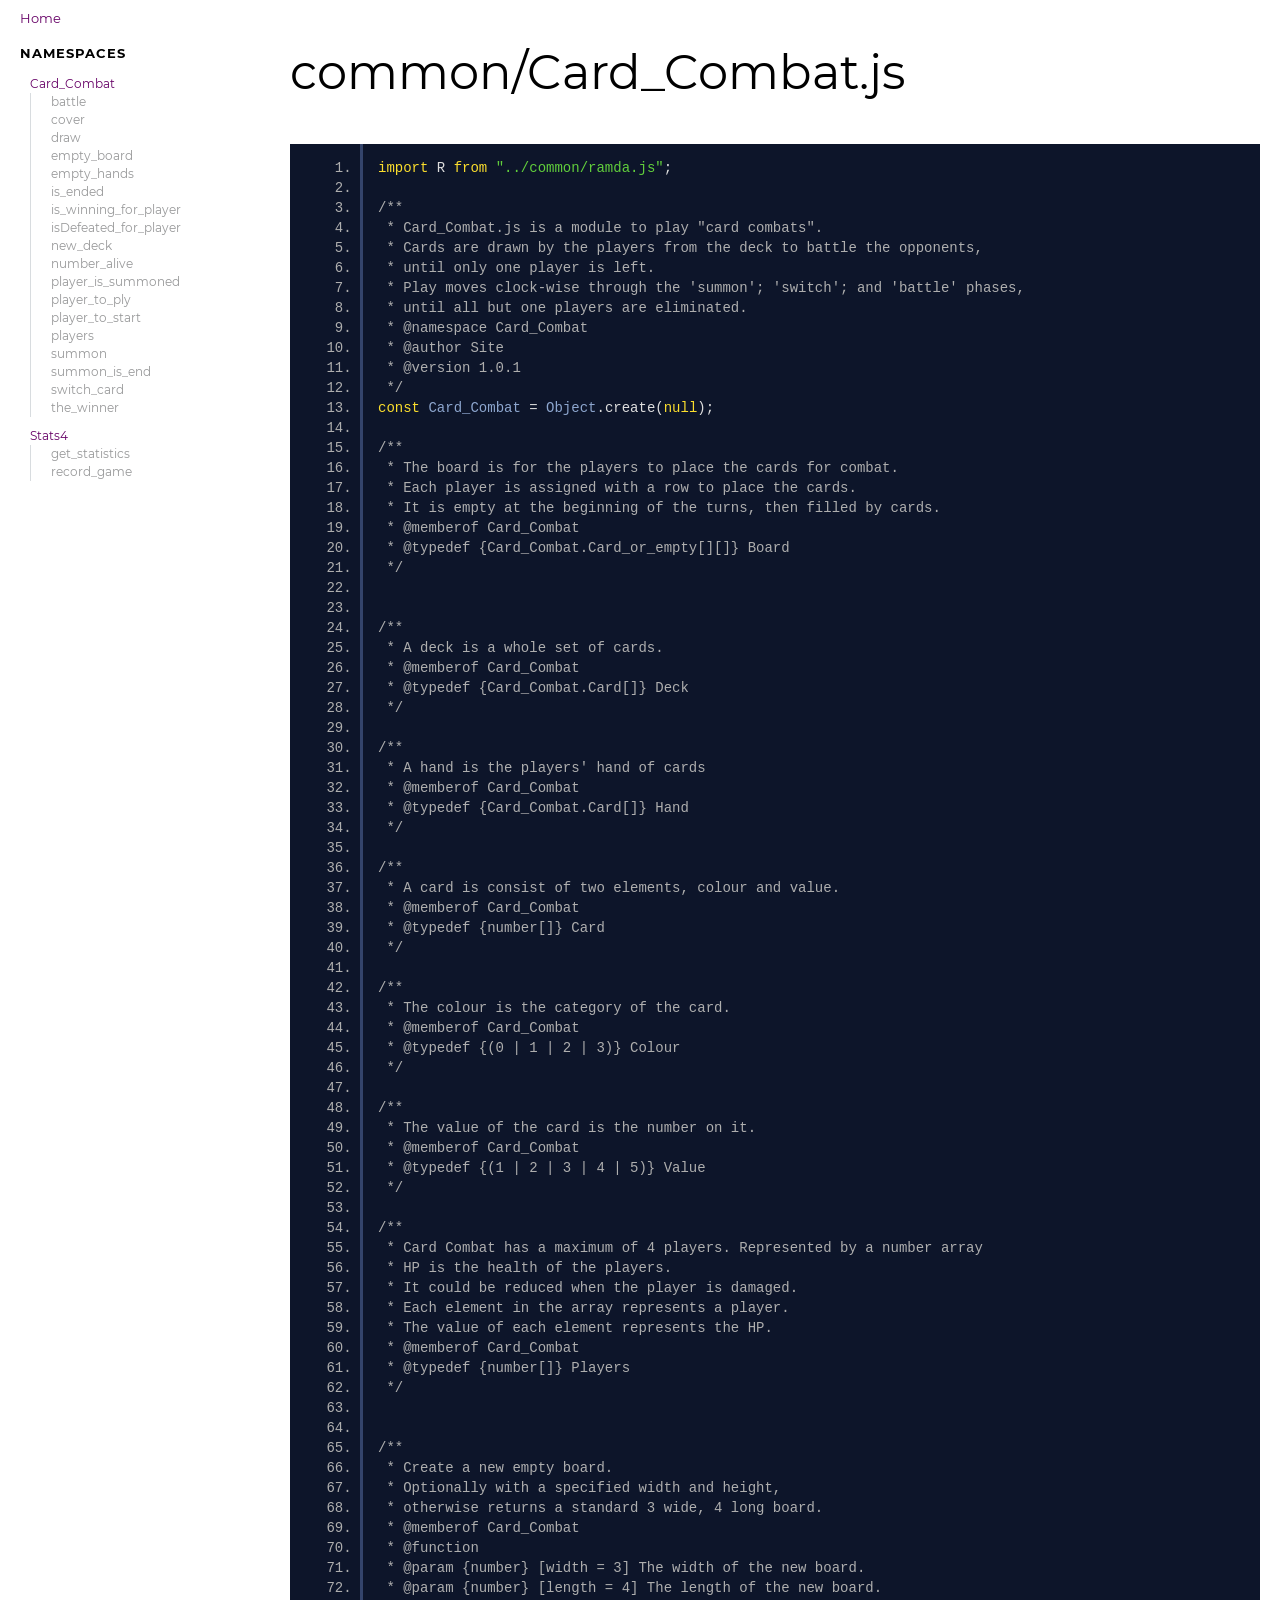
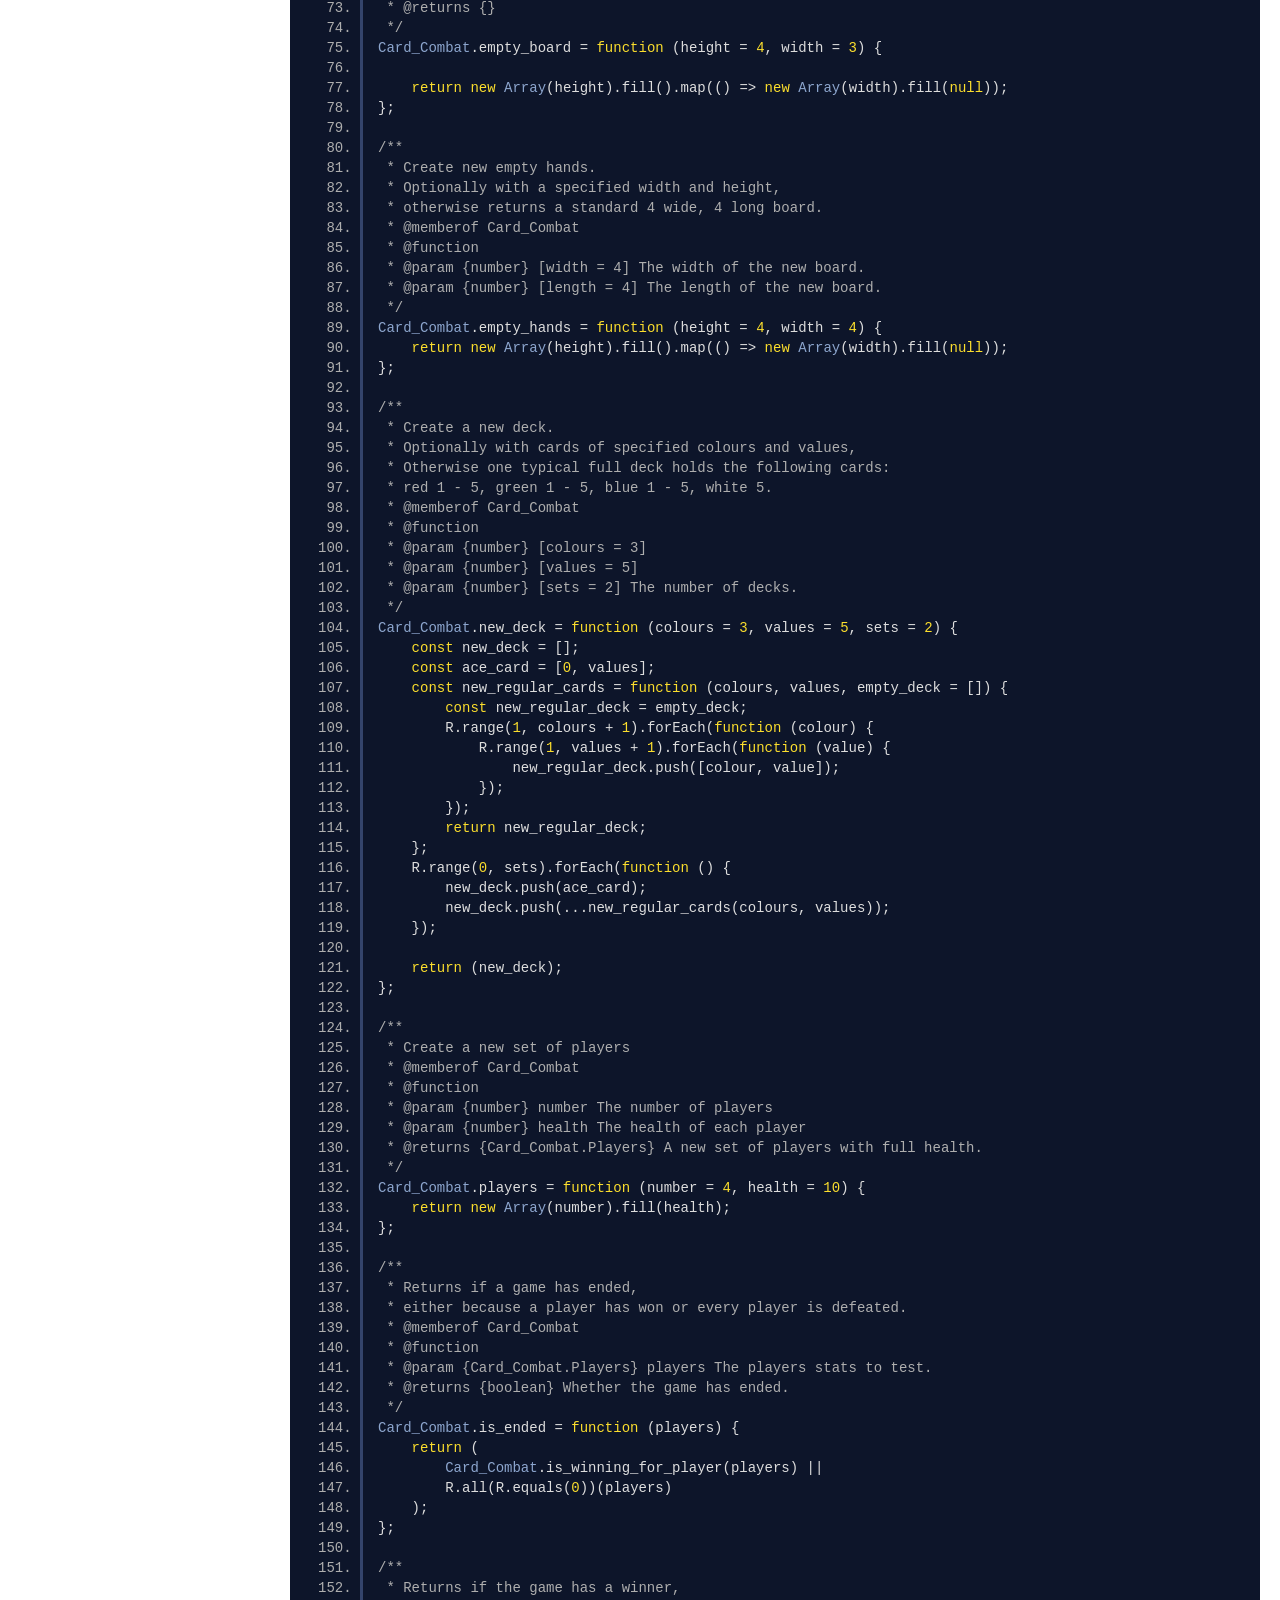
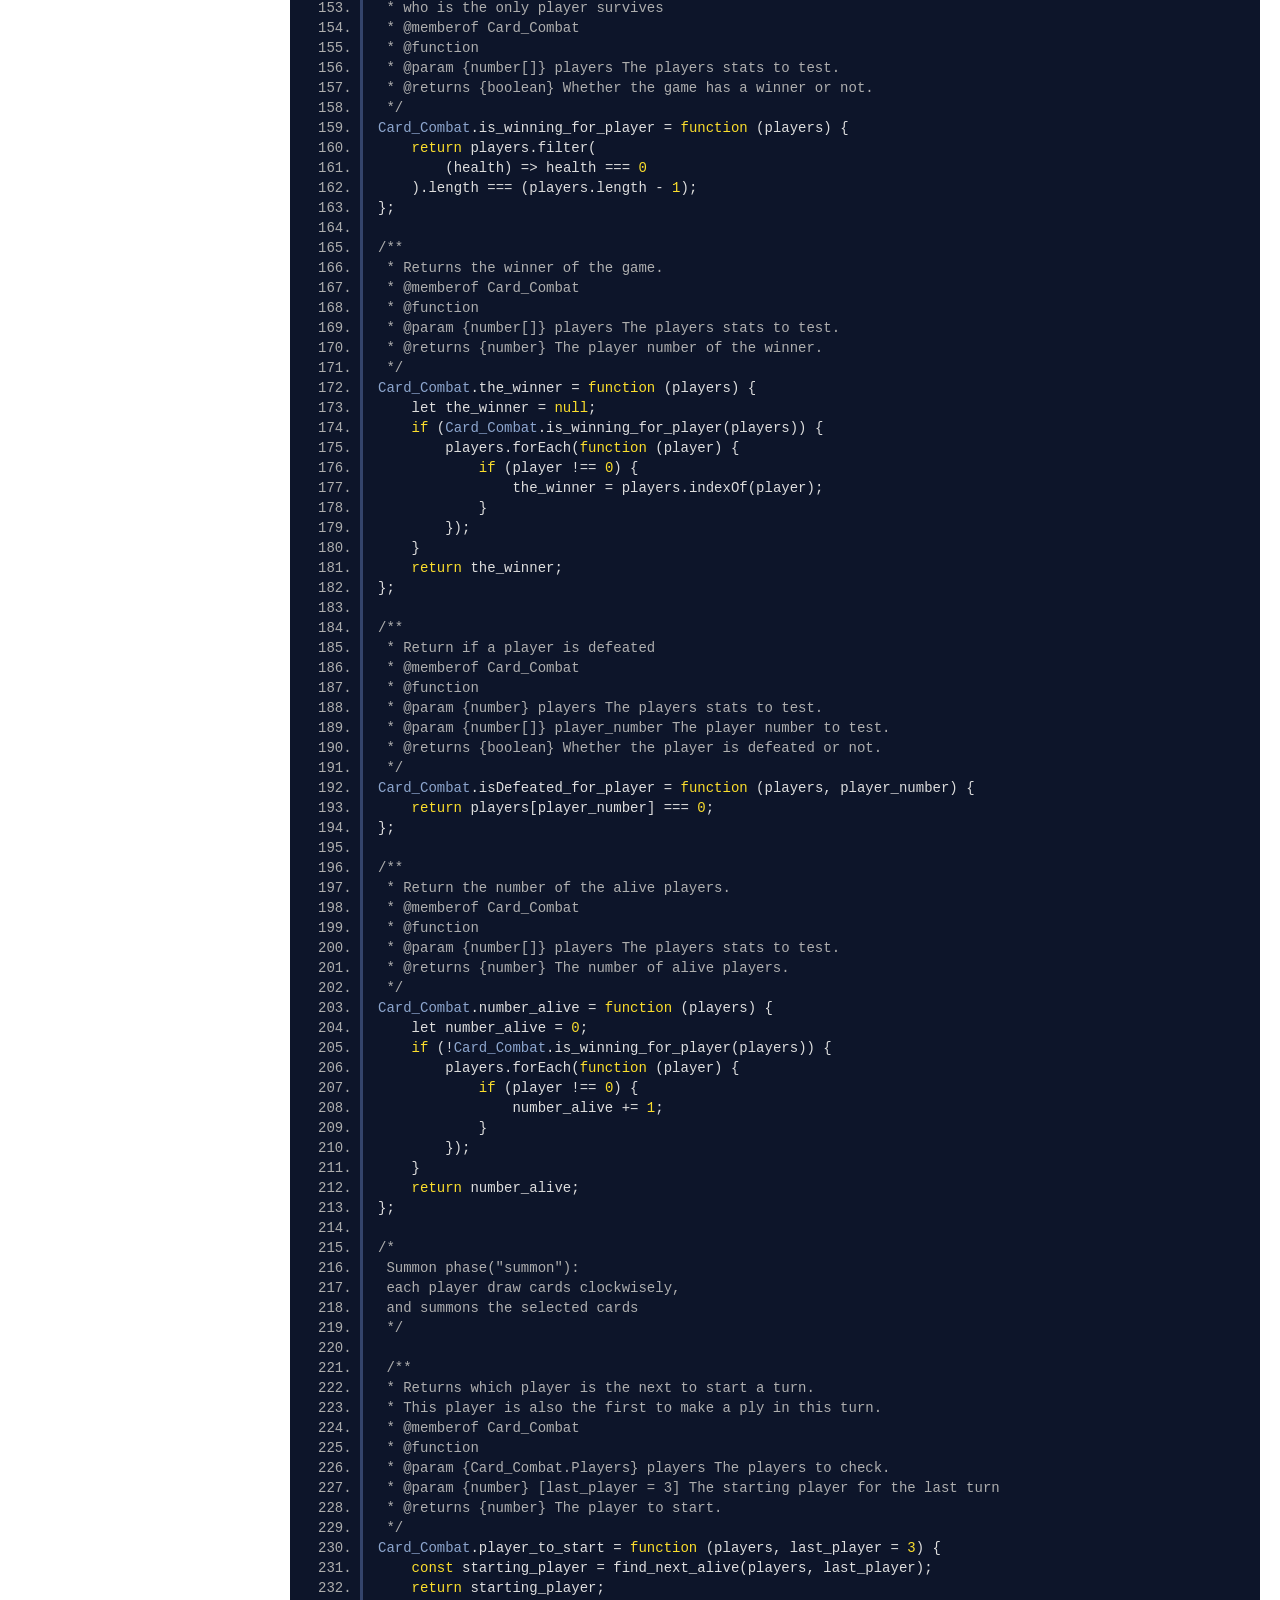
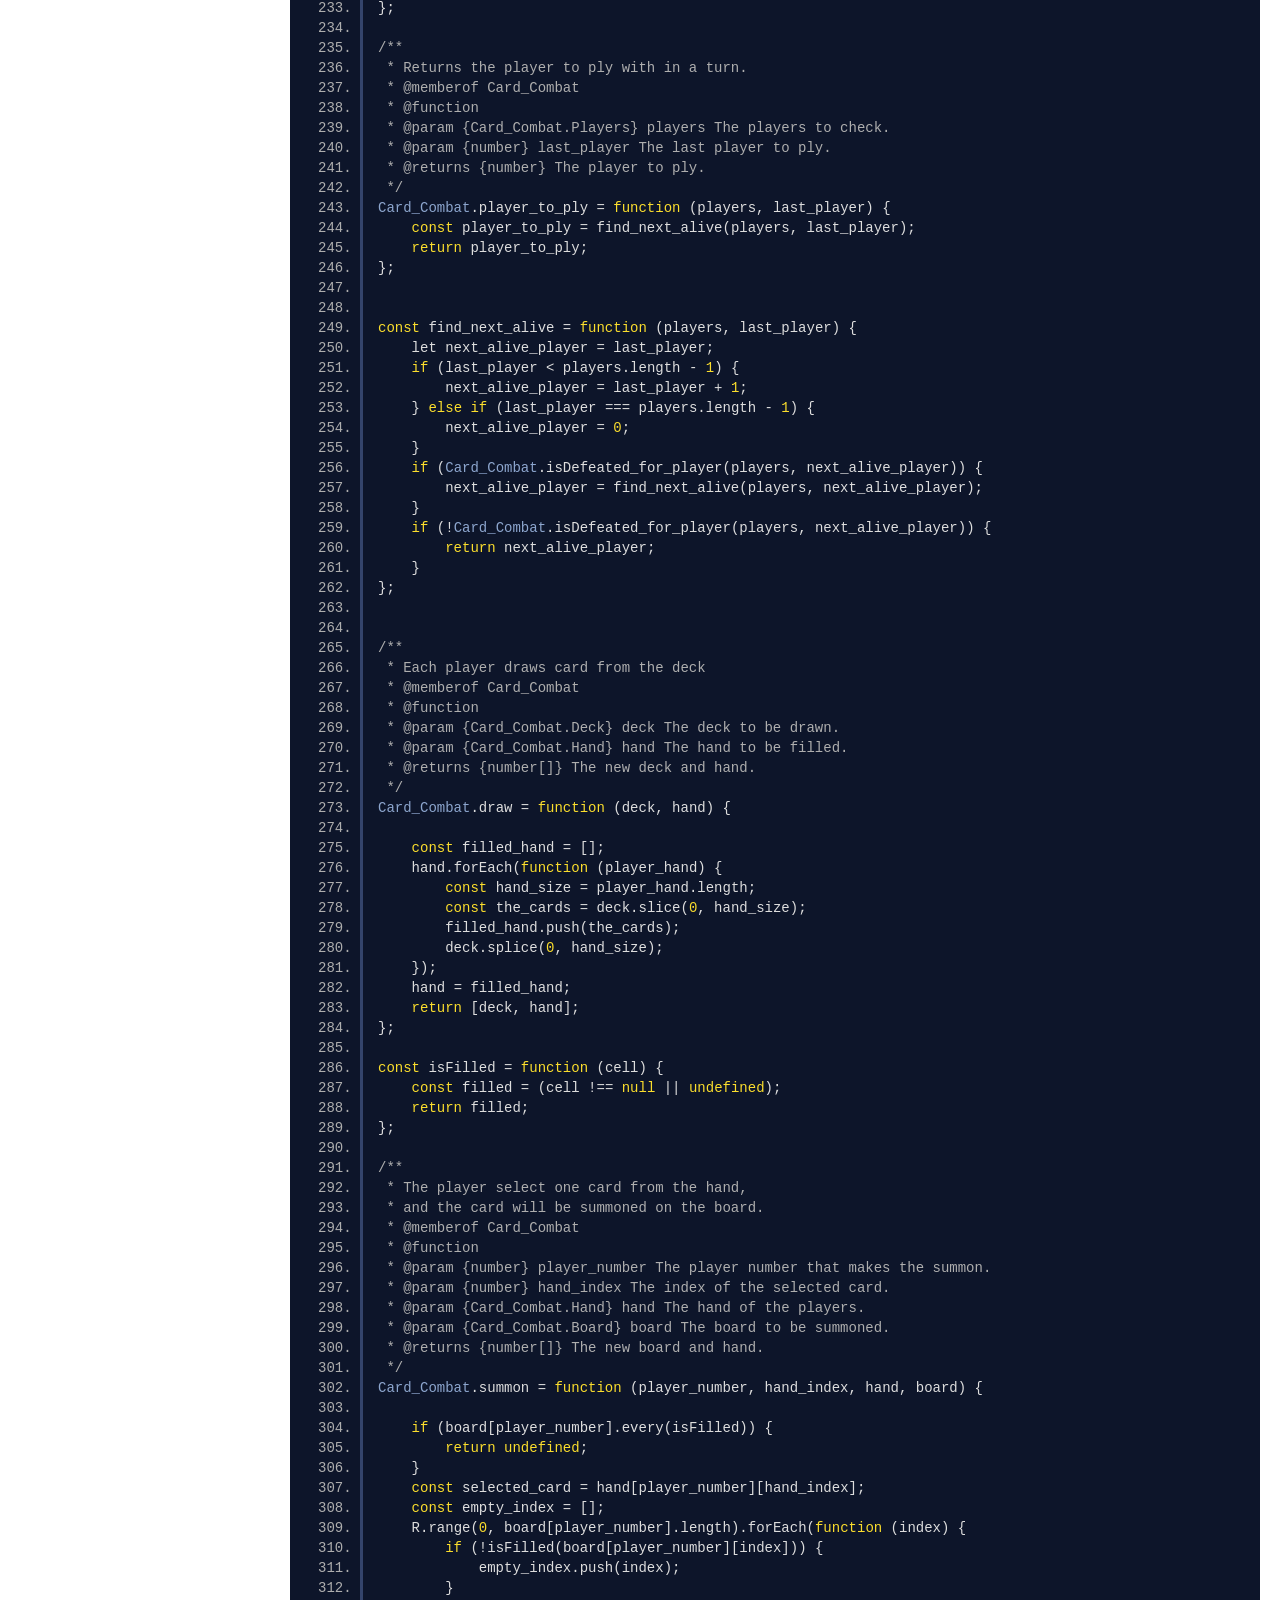
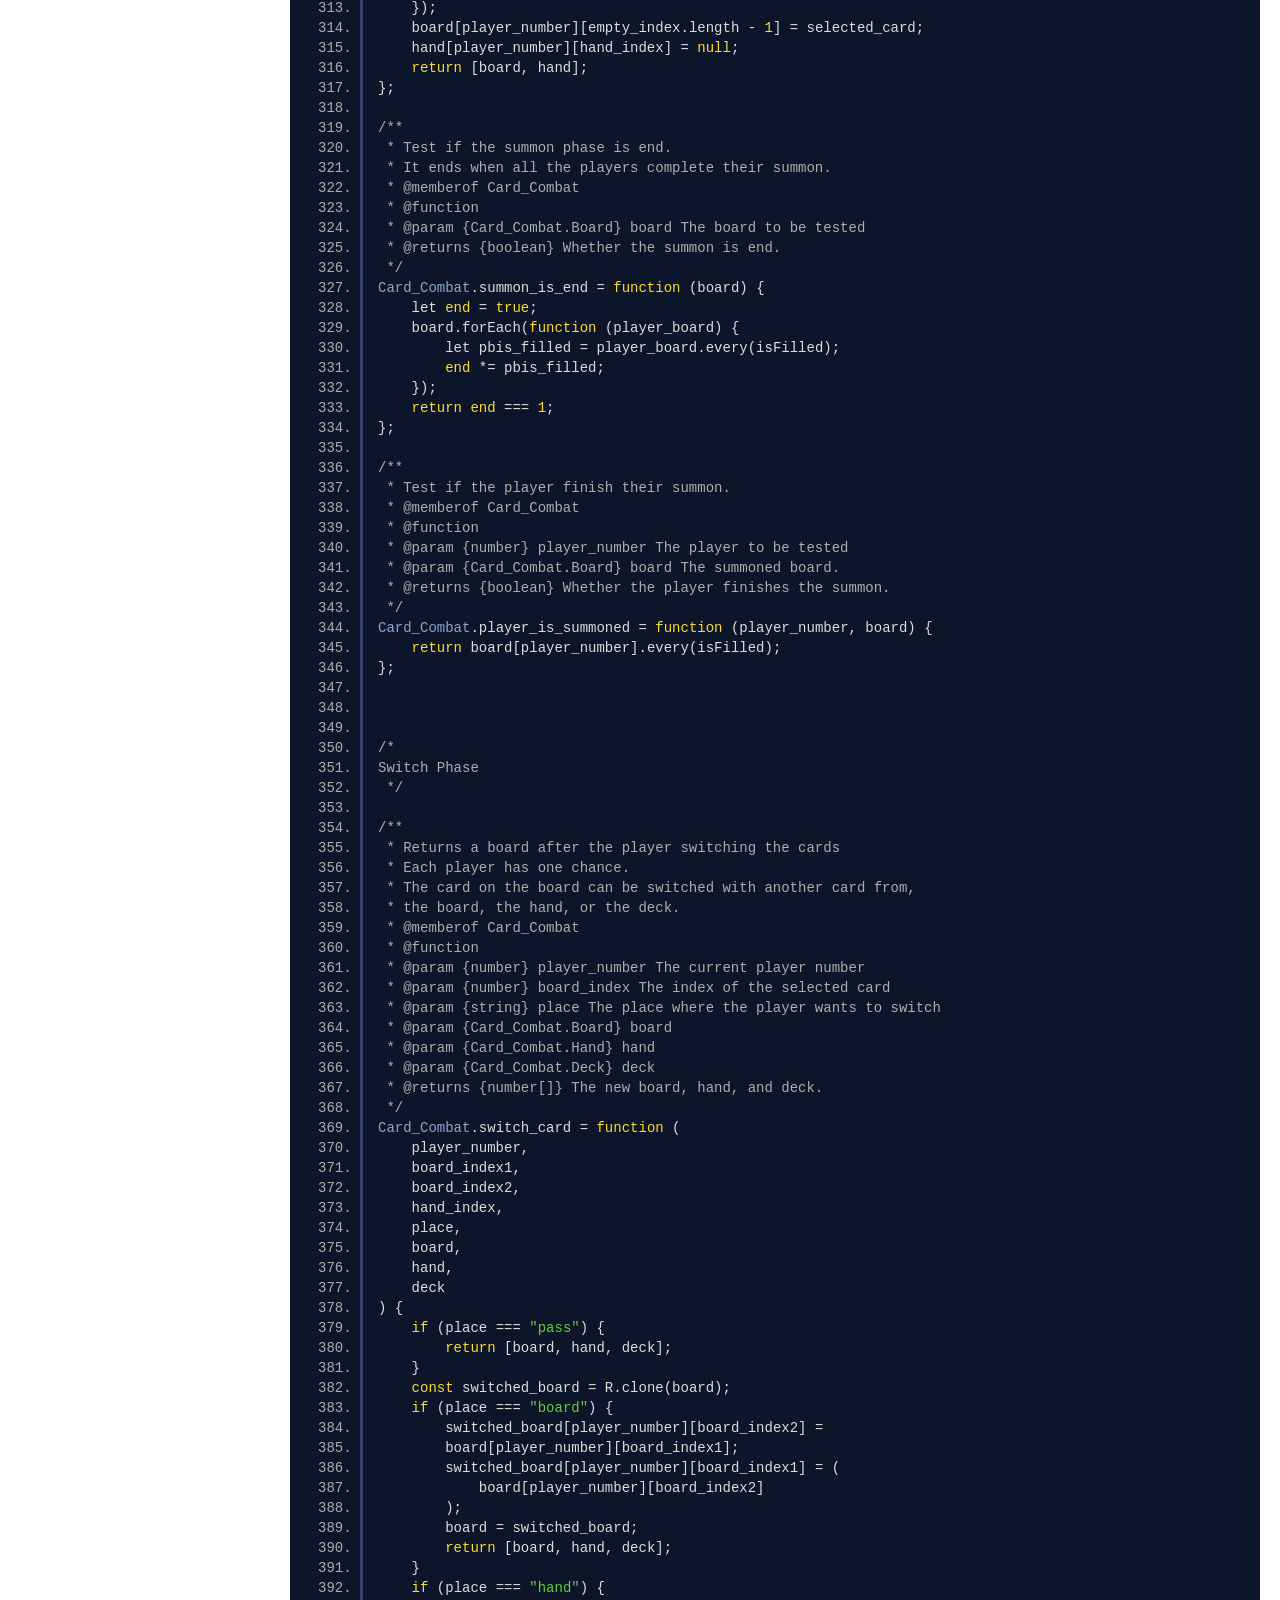
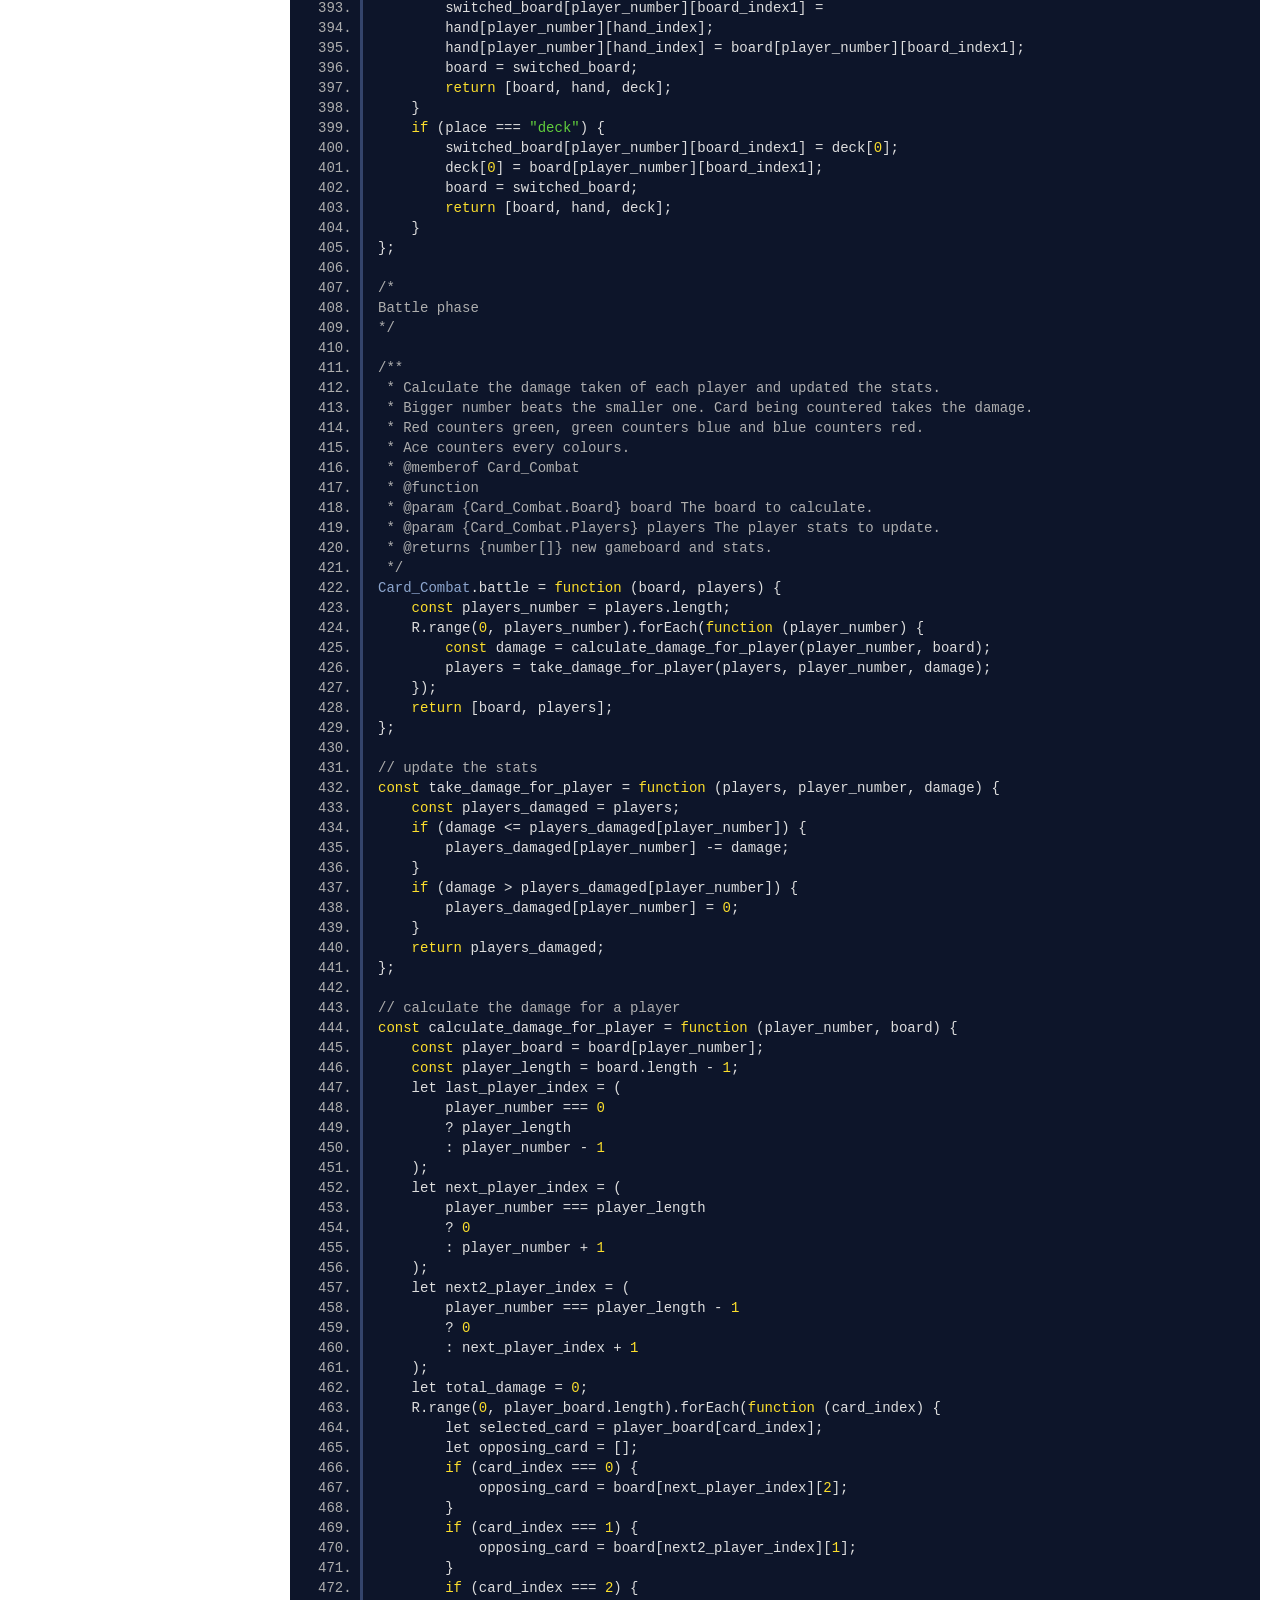
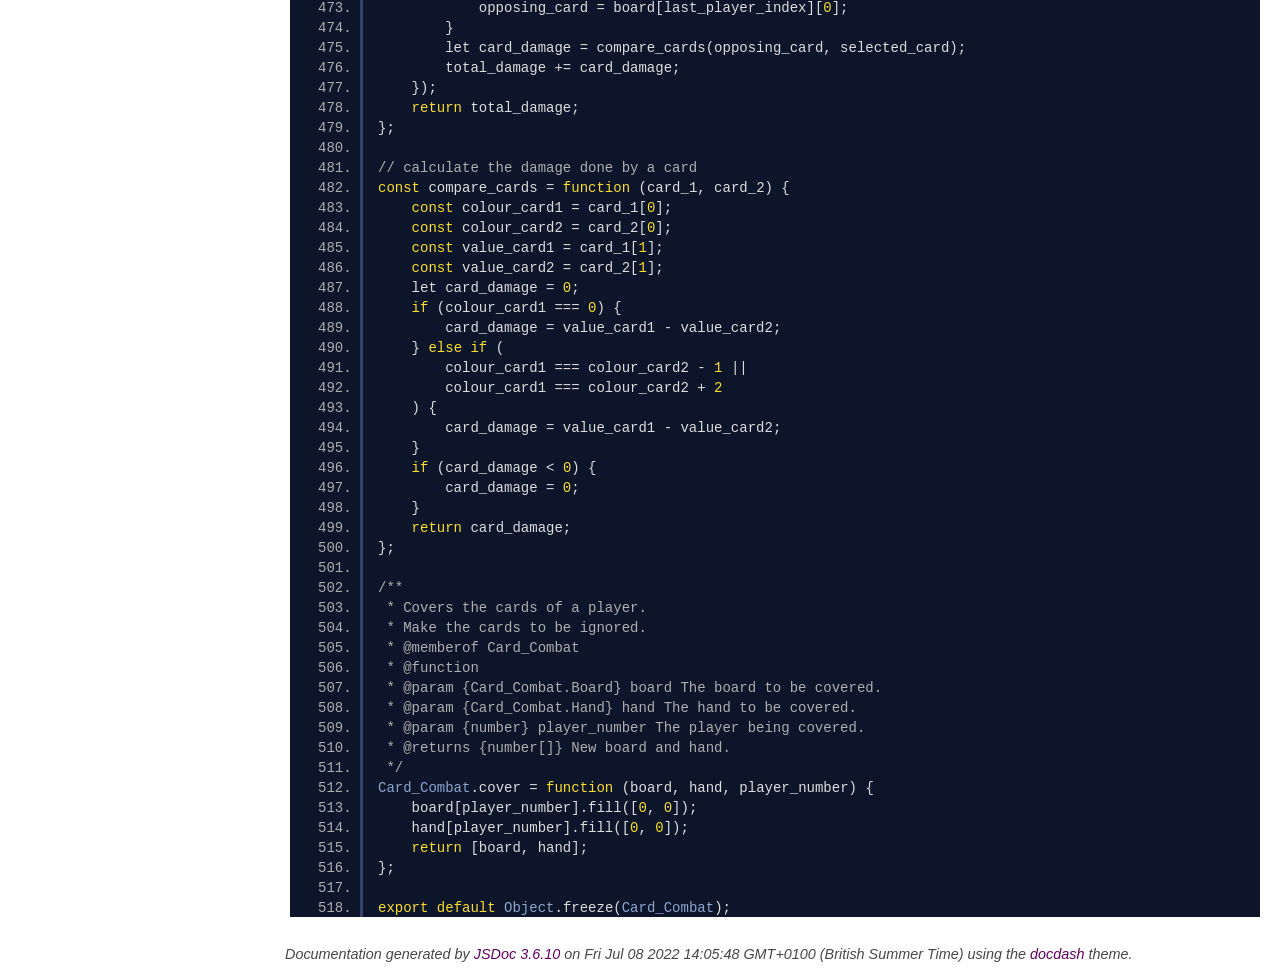
<file: docs/common_Card_Combat.js.html>
<!DOCTYPE html>
<html lang="en">
<head>
    
    <meta charset="utf-8">
    <title>common/Card_Combat.js - Documentation</title>
    
    
    <script src="scripts/prettify/prettify.js"></script>
    <script src="scripts/prettify/lang-css.js"></script>
    <!--[if lt IE 9]>
      <script src="//html5shiv.googlecode.com/svn/trunk/html5.js"></script>
    <![endif]-->
    <link type="text/css" rel="stylesheet" href="styles/prettify.css">
    <link type="text/css" rel="stylesheet" href="styles/jsdoc.css">
    <script src="scripts/nav.js" defer></script>
    <meta name="viewport" content="width=device-width, initial-scale=1.0">
</head>
<body>

<input type="checkbox" id="nav-trigger" class="nav-trigger" />
<label for="nav-trigger" class="navicon-button x">
  <div class="navicon"></div>
</label>

<label for="nav-trigger" class="overlay"></label>

<nav >
    
    <h2><a href="index.html">Home</a></h2><h3>Namespaces</h3><ul><li><a href="Card_Combat.html">Card_Combat</a><ul class='methods'><li data-type='method'><a href="Card_Combat.html#.battle">battle</a></li><li data-type='method'><a href="Card_Combat.html#.cover">cover</a></li><li data-type='method'><a href="Card_Combat.html#.draw">draw</a></li><li data-type='method'><a href="Card_Combat.html#.empty_board">empty_board</a></li><li data-type='method'><a href="Card_Combat.html#.empty_hands">empty_hands</a></li><li data-type='method'><a href="Card_Combat.html#.is_ended">is_ended</a></li><li data-type='method'><a href="Card_Combat.html#.is_winning_for_player">is_winning_for_player</a></li><li data-type='method'><a href="Card_Combat.html#.isDefeated_for_player">isDefeated_for_player</a></li><li data-type='method'><a href="Card_Combat.html#.new_deck">new_deck</a></li><li data-type='method'><a href="Card_Combat.html#.number_alive">number_alive</a></li><li data-type='method'><a href="Card_Combat.html#.player_is_summoned">player_is_summoned</a></li><li data-type='method'><a href="Card_Combat.html#.player_to_ply">player_to_ply</a></li><li data-type='method'><a href="Card_Combat.html#.player_to_start">player_to_start</a></li><li data-type='method'><a href="Card_Combat.html#.players">players</a></li><li data-type='method'><a href="Card_Combat.html#.summon">summon</a></li><li data-type='method'><a href="Card_Combat.html#.summon_is_end">summon_is_end</a></li><li data-type='method'><a href="Card_Combat.html#.switch_card">switch_card</a></li><li data-type='method'><a href="Card_Combat.html#.the_winner">the_winner</a></li></ul></li><li><a href="Stats4.html">Stats4</a><ul class='methods'><li data-type='method'><a href="Stats4.html#.get_statistics">get_statistics</a></li><li data-type='method'><a href="Stats4.html#.record_game">record_game</a></li></ul></li></ul>
</nav>

<div id="main">
    
    <h1 class="page-title">common/Card_Combat.js</h1>
    

    



    
    <section>
        <article>
            <pre class="prettyprint source linenums"><code>import R from "../common/ramda.js";

/**
 * Card_Combat.js is a module to play "card combats".
 * Cards are drawn by the players from the deck to battle the opponents,
 * until only one player is left.
 * Play moves clock-wise through the 'summon'; 'switch'; and 'battle' phases,
 * until all but one players are eliminated.
 * @namespace Card_Combat
 * @author Site
 * @version 1.0.1
 */
const Card_Combat = Object.create(null);

/**
 * The board is for the players to place the cards for combat.
 * Each player is assigned with a row to place the cards.
 * It is empty at the beginning of the turns, then filled by cards.
 * @memberof Card_Combat
 * @typedef {Card_Combat.Card_or_empty[][]} Board
 */


/**
 * A deck is a whole set of cards.
 * @memberof Card_Combat
 * @typedef {Card_Combat.Card[]} Deck
 */

/**
 * A hand is the players' hand of cards
 * @memberof Card_Combat
 * @typedef {Card_Combat.Card[]} Hand
 */

/**
 * A card is consist of two elements, colour and value.
 * @memberof Card_Combat
 * @typedef {number[]} Card
 */

/**
 * The colour is the category of the card.
 * @memberof Card_Combat
 * @typedef {(0 | 1 | 2 | 3)} Colour
 */

/**
 * The value of the card is the number on it.
 * @memberof Card_Combat
 * @typedef {(1 | 2 | 3 | 4 | 5)} Value
 */

/**
 * Card Combat has a maximum of 4 players. Represented by a number array
 * HP is the health of the players.
 * It could be reduced when the player is damaged.
 * Each element in the array represents a player.
 * The value of each element represents the HP.
 * @memberof Card_Combat
 * @typedef {number[]} Players
 */


/**
 * Create a new empty board.
 * Optionally with a specified width and height,
 * otherwise returns a standard 3 wide, 4 long board.
 * @memberof Card_Combat
 * @function
 * @param {number} [width = 3] The width of the new board.
 * @param {number} [length = 4] The length of the new board.
 * @returns {}
 */
Card_Combat.empty_board = function (height = 4, width = 3) {

    return new Array(height).fill().map(() => new Array(width).fill(null));
};

/**
 * Create new empty hands.
 * Optionally with a specified width and height,
 * otherwise returns a standard 4 wide, 4 long board.
 * @memberof Card_Combat
 * @function
 * @param {number} [width = 4] The width of the new board.
 * @param {number} [length = 4] The length of the new board.
 */
Card_Combat.empty_hands = function (height = 4, width = 4) {
    return new Array(height).fill().map(() => new Array(width).fill(null));
};

/**
 * Create a new deck.
 * Optionally with cards of specified colours and values,
 * Otherwise one typical full deck holds the following cards:
 * red 1 - 5, green 1 - 5, blue 1 - 5, white 5.
 * @memberof Card_Combat
 * @function
 * @param {number} [colours = 3]
 * @param {number} [values = 5]
 * @param {number} [sets = 2] The number of decks.
 */
Card_Combat.new_deck = function (colours = 3, values = 5, sets = 2) {
    const new_deck = [];
    const ace_card = [0, values];
    const new_regular_cards = function (colours, values, empty_deck = []) {
        const new_regular_deck = empty_deck;
        R.range(1, colours + 1).forEach(function (colour) {
            R.range(1, values + 1).forEach(function (value) {
                new_regular_deck.push([colour, value]);
            });
        });
        return new_regular_deck;
    };
    R.range(0, sets).forEach(function () {
        new_deck.push(ace_card);
        new_deck.push(...new_regular_cards(colours, values));
    });

    return (new_deck);
};

/**
 * Create a new set of players
 * @memberof Card_Combat
 * @function
 * @param {number} number The number of players
 * @param {number} health The health of each player
 * @returns {Card_Combat.Players} A new set of players with full health.
 */
Card_Combat.players = function (number = 4, health = 10) {
    return new Array(number).fill(health);
};

/**
 * Returns if a game has ended,
 * either because a player has won or every player is defeated.
 * @memberof Card_Combat
 * @function
 * @param {Card_Combat.Players} players The players stats to test.
 * @returns {boolean} Whether the game has ended.
 */
Card_Combat.is_ended = function (players) {
    return (
        Card_Combat.is_winning_for_player(players) ||
        R.all(R.equals(0))(players)
    );
};

/**
 * Returns if the game has a winner,
 * who is the only player survives
 * @memberof Card_Combat
 * @function
 * @param {number[]} players The players stats to test.
 * @returns {boolean} Whether the game has a winner or not.
 */
Card_Combat.is_winning_for_player = function (players) {
    return players.filter(
        (health) => health === 0
    ).length === (players.length - 1);
};

/**
 * Returns the winner of the game.
 * @memberof Card_Combat
 * @function
 * @param {number[]} players The players stats to test.
 * @returns {number} The player number of the winner.
 */
Card_Combat.the_winner = function (players) {
    let the_winner = null;
    if (Card_Combat.is_winning_for_player(players)) {
        players.forEach(function (player) {
            if (player !== 0) {
                the_winner = players.indexOf(player);
            }
        });
    }
    return the_winner;
};

/**
 * Return if a player is defeated
 * @memberof Card_Combat
 * @function
 * @param {number} players The players stats to test.
 * @param {number[]} player_number The player number to test.
 * @returns {boolean} Whether the player is defeated or not.
 */
Card_Combat.isDefeated_for_player = function (players, player_number) {
    return players[player_number] === 0;
};

/**
 * Return the number of the alive players.
 * @memberof Card_Combat
 * @function
 * @param {number[]} players The players stats to test.
 * @returns {number} The number of alive players.
 */
Card_Combat.number_alive = function (players) {
    let number_alive = 0;
    if (!Card_Combat.is_winning_for_player(players)) {
        players.forEach(function (player) {
            if (player !== 0) {
                number_alive += 1;
            }
        });
    }
    return number_alive;
};

/*
 Summon phase("summon"):
 each player draw cards clockwisely,
 and summons the selected cards
 */

 /**
 * Returns which player is the next to start a turn.
 * This player is also the first to make a ply in this turn.
 * @memberof Card_Combat
 * @function
 * @param {Card_Combat.Players} players The players to check.
 * @param {number} [last_player = 3] The starting player for the last turn
 * @returns {number} The player to start.
 */
Card_Combat.player_to_start = function (players, last_player = 3) {
    const starting_player = find_next_alive(players, last_player);
    return starting_player;
};

/**
 * Returns the player to ply with in a turn.
 * @memberof Card_Combat
 * @function
 * @param {Card_Combat.Players} players The players to check.
 * @param {number} last_player The last player to ply.
 * @returns {number} The player to ply.
 */
Card_Combat.player_to_ply = function (players, last_player) {
    const player_to_ply = find_next_alive(players, last_player);
    return player_to_ply;
};


const find_next_alive = function (players, last_player) {
    let next_alive_player = last_player;
    if (last_player &lt; players.length - 1) {
        next_alive_player = last_player + 1;
    } else if (last_player === players.length - 1) {
        next_alive_player = 0;
    }
    if (Card_Combat.isDefeated_for_player(players, next_alive_player)) {
        next_alive_player = find_next_alive(players, next_alive_player);
    }
    if (!Card_Combat.isDefeated_for_player(players, next_alive_player)) {
        return next_alive_player;
    }
};


/**
 * Each player draws card from the deck
 * @memberof Card_Combat
 * @function
 * @param {Card_Combat.Deck} deck The deck to be drawn.
 * @param {Card_Combat.Hand} hand The hand to be filled.
 * @returns {number[]} The new deck and hand.
 */
Card_Combat.draw = function (deck, hand) {

    const filled_hand = [];
    hand.forEach(function (player_hand) {
        const hand_size = player_hand.length;
        const the_cards = deck.slice(0, hand_size);
        filled_hand.push(the_cards);
        deck.splice(0, hand_size);
    });
    hand = filled_hand;
    return [deck, hand];
};

const isFilled = function (cell) {
    const filled = (cell !== null || undefined);
    return filled;
};

/**
 * The player select one card from the hand,
 * and the card will be summoned on the board.
 * @memberof Card_Combat
 * @function
 * @param {number} player_number The player number that makes the summon.
 * @param {number} hand_index The index of the selected card.
 * @param {Card_Combat.Hand} hand The hand of the players.
 * @param {Card_Combat.Board} board The board to be summoned.
 * @returns {number[]} The new board and hand.
 */
Card_Combat.summon = function (player_number, hand_index, hand, board) {

    if (board[player_number].every(isFilled)) {
        return undefined;
    }
    const selected_card = hand[player_number][hand_index];
    const empty_index = [];
    R.range(0, board[player_number].length).forEach(function (index) {
        if (!isFilled(board[player_number][index])) {
            empty_index.push(index);
        }
    });
    board[player_number][empty_index.length - 1] = selected_card;
    hand[player_number][hand_index] = null;
    return [board, hand];
};

/**
 * Test if the summon phase is end.
 * It ends when all the players complete their summon.
 * @memberof Card_Combat
 * @function
 * @param {Card_Combat.Board} board The board to be tested
 * @returns {boolean} Whether the summon is end.
 */
Card_Combat.summon_is_end = function (board) {
    let end = true;
    board.forEach(function (player_board) {
        let pbis_filled = player_board.every(isFilled);
        end *= pbis_filled;
    });
    return end === 1;
};

/**
 * Test if the player finish their summon.
 * @memberof Card_Combat
 * @function
 * @param {number} player_number The player to be tested
 * @param {Card_Combat.Board} board The summoned board.
 * @returns {boolean} Whether the player finishes the summon.
 */
Card_Combat.player_is_summoned = function (player_number, board) {
    return board[player_number].every(isFilled);
};



/*
Switch Phase
 */

/**
 * Returns a board after the player switching the cards
 * Each player has one chance.
 * The card on the board can be switched with another card from,
 * the board, the hand, or the deck.
 * @memberof Card_Combat
 * @function
 * @param {number} player_number The current player number
 * @param {number} board_index The index of the selected card
 * @param {string} place The place where the player wants to switch
 * @param {Card_Combat.Board} board
 * @param {Card_Combat.Hand} hand
 * @param {Card_Combat.Deck} deck
 * @returns {number[]} The new board, hand, and deck.
 */
Card_Combat.switch_card = function (
    player_number,
    board_index1,
    board_index2,
    hand_index,
    place,
    board,
    hand,
    deck
) {
    if (place === "pass") {
        return [board, hand, deck];
    }
    const switched_board = R.clone(board);
    if (place === "board") {
        switched_board[player_number][board_index2] =
        board[player_number][board_index1];
        switched_board[player_number][board_index1] = (
            board[player_number][board_index2]
        );
        board = switched_board;
        return [board, hand, deck];
    }
    if (place === "hand") {
        switched_board[player_number][board_index1] =
        hand[player_number][hand_index];
        hand[player_number][hand_index] = board[player_number][board_index1];
        board = switched_board;
        return [board, hand, deck];
    }
    if (place === "deck") {
        switched_board[player_number][board_index1] = deck[0];
        deck[0] = board[player_number][board_index1];
        board = switched_board;
        return [board, hand, deck];
    }
};

/*
Battle phase
*/

/**
 * Calculate the damage taken of each player and updated the stats.
 * Bigger number beats the smaller one. Card being countered takes the damage.
 * Red counters green, green counters blue and blue counters red.
 * Ace counters every colours.
 * @memberof Card_Combat
 * @function
 * @param {Card_Combat.Board} board The board to calculate.
 * @param {Card_Combat.Players} players The player stats to update.
 * @returns {number[]} new gameboard and stats.
 */
Card_Combat.battle = function (board, players) {
    const players_number = players.length;
    R.range(0, players_number).forEach(function (player_number) {
        const damage = calculate_damage_for_player(player_number, board);
        players = take_damage_for_player(players, player_number, damage);
    });
    return [board, players];
};

// update the stats
const take_damage_for_player = function (players, player_number, damage) {
    const players_damaged = players;
    if (damage &lt;= players_damaged[player_number]) {
        players_damaged[player_number] -= damage;
    }
    if (damage > players_damaged[player_number]) {
        players_damaged[player_number] = 0;
    }
    return players_damaged;
};

// calculate the damage for a player
const calculate_damage_for_player = function (player_number, board) {
    const player_board = board[player_number];
    const player_length = board.length - 1;
    let last_player_index = (
        player_number === 0
        ? player_length
        : player_number - 1
    );
    let next_player_index = (
        player_number === player_length
        ? 0
        : player_number + 1
    );
    let next2_player_index = (
        player_number === player_length - 1
        ? 0
        : next_player_index + 1
    );
    let total_damage = 0;
    R.range(0, player_board.length).forEach(function (card_index) {
        let selected_card = player_board[card_index];
        let opposing_card = [];
        if (card_index === 0) {
            opposing_card = board[next_player_index][2];
        }
        if (card_index === 1) {
            opposing_card = board[next2_player_index][1];
        }
        if (card_index === 2) {
            opposing_card = board[last_player_index][0];
        }
        let card_damage = compare_cards(opposing_card, selected_card);
        total_damage += card_damage;
    });
    return total_damage;
};

// calculate the damage done by a card
const compare_cards = function (card_1, card_2) {
    const colour_card1 = card_1[0];
    const colour_card2 = card_2[0];
    const value_card1 = card_1[1];
    const value_card2 = card_2[1];
    let card_damage = 0;
    if (colour_card1 === 0) {
        card_damage = value_card1 - value_card2;
    } else if (
        colour_card1 === colour_card2 - 1 ||
        colour_card1 === colour_card2 + 2
    ) {
        card_damage = value_card1 - value_card2;
    }
    if (card_damage &lt; 0) {
        card_damage = 0;
    }
    return card_damage;
};

/**
 * Covers the cards of a player.
 * Make the cards to be ignored.
 * @memberof Card_Combat
 * @function
 * @param {Card_Combat.Board} board The board to be covered.
 * @param {Card_Combat.Hand} hand The hand to be covered.
 * @param {number} player_number The player being covered.
 * @returns {number[]} New board and hand.
 */
Card_Combat.cover = function (board, hand, player_number) {
    board[player_number].fill([0, 0]);
    hand[player_number].fill([0, 0]);
    return [board, hand];
};

export default Object.freeze(Card_Combat);</code></pre>
        </article>
    </section>




    
    
</div>

<br class="clear">

<footer>
    Documentation generated by <a href="https://github.com/jsdoc3/jsdoc">JSDoc 3.6.10</a> on Fri Jul 08 2022 14:05:48 GMT+0100 (British Summer Time) using the <a href="https://github.com/clenemt/docdash">docdash</a> theme.
</footer>

<script>prettyPrint();</script>
<script src="scripts/polyfill.js"></script>
<script src="scripts/linenumber.js"></script>



</body>
</html>
</file>
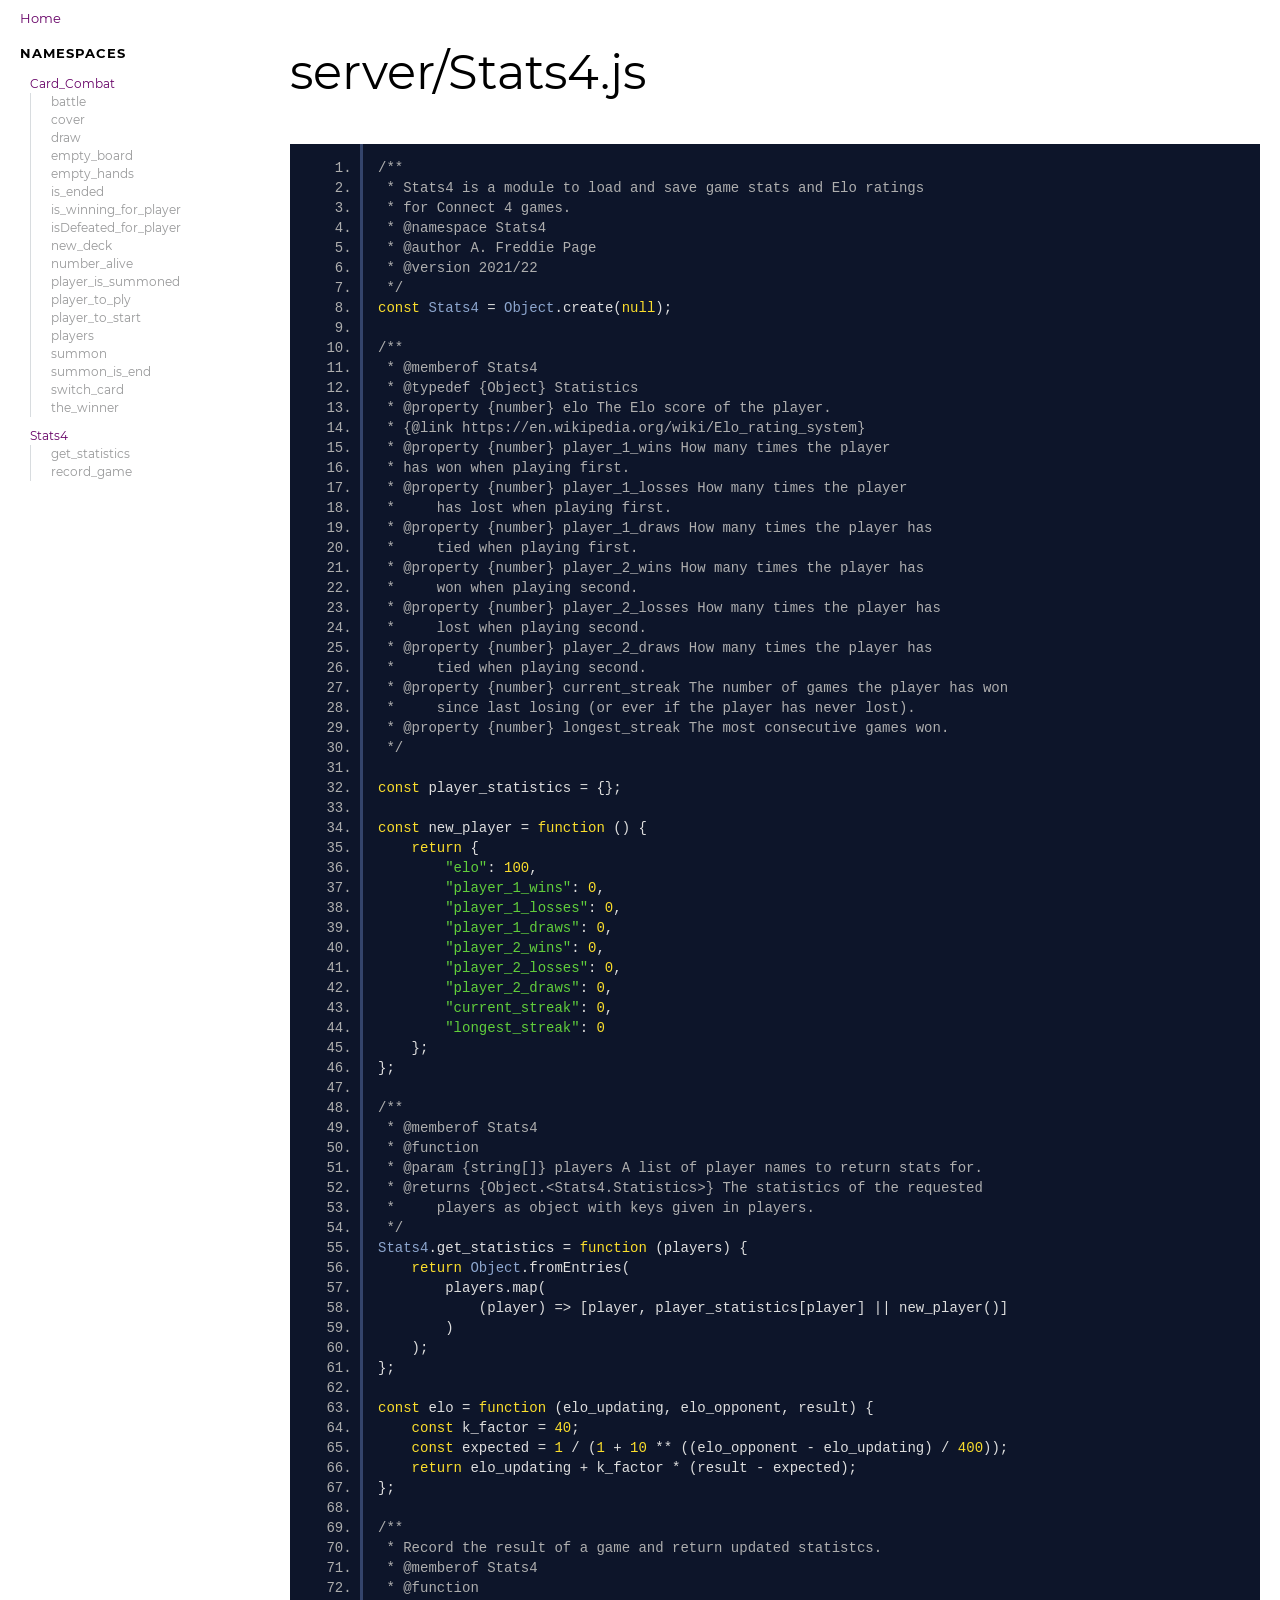
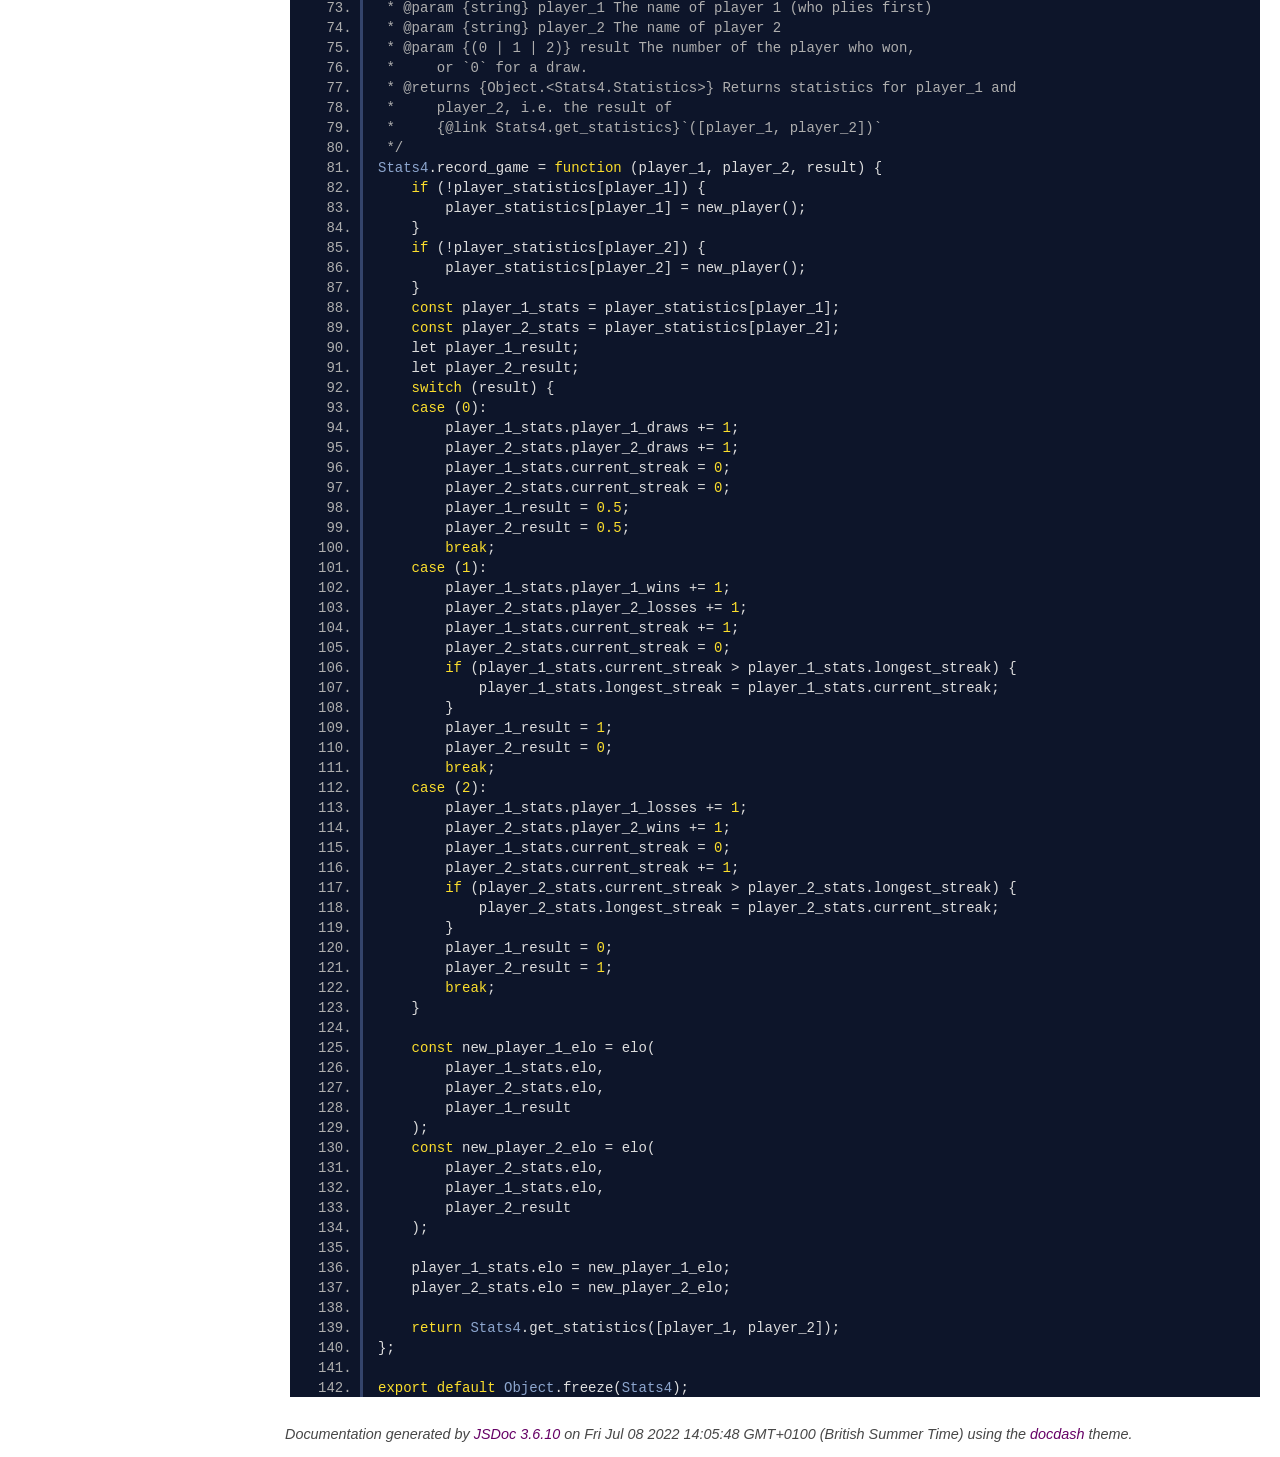
<file: docs/server_Stats4.js.html>
<!DOCTYPE html>
<html lang="en">
<head>
    
    <meta charset="utf-8">
    <title>server/Stats4.js - Documentation</title>
    
    
    <script src="scripts/prettify/prettify.js"></script>
    <script src="scripts/prettify/lang-css.js"></script>
    <!--[if lt IE 9]>
      <script src="//html5shiv.googlecode.com/svn/trunk/html5.js"></script>
    <![endif]-->
    <link type="text/css" rel="stylesheet" href="styles/prettify.css">
    <link type="text/css" rel="stylesheet" href="styles/jsdoc.css">
    <script src="scripts/nav.js" defer></script>
    <meta name="viewport" content="width=device-width, initial-scale=1.0">
</head>
<body>

<input type="checkbox" id="nav-trigger" class="nav-trigger" />
<label for="nav-trigger" class="navicon-button x">
  <div class="navicon"></div>
</label>

<label for="nav-trigger" class="overlay"></label>

<nav >
    
    <h2><a href="index.html">Home</a></h2><h3>Namespaces</h3><ul><li><a href="Card_Combat.html">Card_Combat</a><ul class='methods'><li data-type='method'><a href="Card_Combat.html#.battle">battle</a></li><li data-type='method'><a href="Card_Combat.html#.cover">cover</a></li><li data-type='method'><a href="Card_Combat.html#.draw">draw</a></li><li data-type='method'><a href="Card_Combat.html#.empty_board">empty_board</a></li><li data-type='method'><a href="Card_Combat.html#.empty_hands">empty_hands</a></li><li data-type='method'><a href="Card_Combat.html#.is_ended">is_ended</a></li><li data-type='method'><a href="Card_Combat.html#.is_winning_for_player">is_winning_for_player</a></li><li data-type='method'><a href="Card_Combat.html#.isDefeated_for_player">isDefeated_for_player</a></li><li data-type='method'><a href="Card_Combat.html#.new_deck">new_deck</a></li><li data-type='method'><a href="Card_Combat.html#.number_alive">number_alive</a></li><li data-type='method'><a href="Card_Combat.html#.player_is_summoned">player_is_summoned</a></li><li data-type='method'><a href="Card_Combat.html#.player_to_ply">player_to_ply</a></li><li data-type='method'><a href="Card_Combat.html#.player_to_start">player_to_start</a></li><li data-type='method'><a href="Card_Combat.html#.players">players</a></li><li data-type='method'><a href="Card_Combat.html#.summon">summon</a></li><li data-type='method'><a href="Card_Combat.html#.summon_is_end">summon_is_end</a></li><li data-type='method'><a href="Card_Combat.html#.switch_card">switch_card</a></li><li data-type='method'><a href="Card_Combat.html#.the_winner">the_winner</a></li></ul></li><li><a href="Stats4.html">Stats4</a><ul class='methods'><li data-type='method'><a href="Stats4.html#.get_statistics">get_statistics</a></li><li data-type='method'><a href="Stats4.html#.record_game">record_game</a></li></ul></li></ul>
</nav>

<div id="main">
    
    <h1 class="page-title">server/Stats4.js</h1>
    

    



    
    <section>
        <article>
            <pre class="prettyprint source linenums"><code>/**
 * Stats4 is a module to load and save game stats and Elo ratings
 * for Connect 4 games.
 * @namespace Stats4
 * @author A. Freddie Page
 * @version 2021/22
 */
const Stats4 = Object.create(null);

/**
 * @memberof Stats4
 * @typedef {Object} Statistics
 * @property {number} elo The Elo score of the player.
 * {@link https://en.wikipedia.org/wiki/Elo_rating_system}
 * @property {number} player_1_wins How many times the player
 * has won when playing first.
 * @property {number} player_1_losses How many times the player
 *     has lost when playing first.
 * @property {number} player_1_draws How many times the player has
 *     tied when playing first.
 * @property {number} player_2_wins How many times the player has
 *     won when playing second.
 * @property {number} player_2_losses How many times the player has
 *     lost when playing second.
 * @property {number} player_2_draws How many times the player has
 *     tied when playing second.
 * @property {number} current_streak The number of games the player has won
 *     since last losing (or ever if the player has never lost).
 * @property {number} longest_streak The most consecutive games won.
 */

const player_statistics = {};

const new_player = function () {
    return {
        "elo": 100,
        "player_1_wins": 0,
        "player_1_losses": 0,
        "player_1_draws": 0,
        "player_2_wins": 0,
        "player_2_losses": 0,
        "player_2_draws": 0,
        "current_streak": 0,
        "longest_streak": 0
    };
};

/**
 * @memberof Stats4
 * @function
 * @param {string[]} players A list of player names to return stats for.
 * @returns {Object.&lt;Stats4.Statistics>} The statistics of the requested
 *     players as object with keys given in players.
 */
Stats4.get_statistics = function (players) {
    return Object.fromEntries(
        players.map(
            (player) => [player, player_statistics[player] || new_player()]
        )
    );
};

const elo = function (elo_updating, elo_opponent, result) {
    const k_factor = 40;
    const expected = 1 / (1 + 10 ** ((elo_opponent - elo_updating) / 400));
    return elo_updating + k_factor * (result - expected);
};

/**
 * Record the result of a game and return updated statistcs.
 * @memberof Stats4
 * @function
 * @param {string} player_1 The name of player 1 (who plies first)
 * @param {string} player_2 The name of player 2
 * @param {(0 | 1 | 2)} result The number of the player who won,
 *     or `0` for a draw.
 * @returns {Object.&lt;Stats4.Statistics>} Returns statistics for player_1 and
 *     player_2, i.e. the result of
 *     {@link Stats4.get_statistics}`([player_1, player_2])`
 */
Stats4.record_game = function (player_1, player_2, result) {
    if (!player_statistics[player_1]) {
        player_statistics[player_1] = new_player();
    }
    if (!player_statistics[player_2]) {
        player_statistics[player_2] = new_player();
    }
    const player_1_stats = player_statistics[player_1];
    const player_2_stats = player_statistics[player_2];
    let player_1_result;
    let player_2_result;
    switch (result) {
    case (0):
        player_1_stats.player_1_draws += 1;
        player_2_stats.player_2_draws += 1;
        player_1_stats.current_streak = 0;
        player_2_stats.current_streak = 0;
        player_1_result = 0.5;
        player_2_result = 0.5;
        break;
    case (1):
        player_1_stats.player_1_wins += 1;
        player_2_stats.player_2_losses += 1;
        player_1_stats.current_streak += 1;
        player_2_stats.current_streak = 0;
        if (player_1_stats.current_streak > player_1_stats.longest_streak) {
            player_1_stats.longest_streak = player_1_stats.current_streak;
        }
        player_1_result = 1;
        player_2_result = 0;
        break;
    case (2):
        player_1_stats.player_1_losses += 1;
        player_2_stats.player_2_wins += 1;
        player_1_stats.current_streak = 0;
        player_2_stats.current_streak += 1;
        if (player_2_stats.current_streak > player_2_stats.longest_streak) {
            player_2_stats.longest_streak = player_2_stats.current_streak;
        }
        player_1_result = 0;
        player_2_result = 1;
        break;
    }

    const new_player_1_elo = elo(
        player_1_stats.elo,
        player_2_stats.elo,
        player_1_result
    );
    const new_player_2_elo = elo(
        player_2_stats.elo,
        player_1_stats.elo,
        player_2_result
    );

    player_1_stats.elo = new_player_1_elo;
    player_2_stats.elo = new_player_2_elo;

    return Stats4.get_statistics([player_1, player_2]);
};

export default Object.freeze(Stats4);
</code></pre>
        </article>
    </section>




    
    
</div>

<br class="clear">

<footer>
    Documentation generated by <a href="https://github.com/jsdoc3/jsdoc">JSDoc 3.6.10</a> on Fri Jul 08 2022 14:05:48 GMT+0100 (British Summer Time) using the <a href="https://github.com/clenemt/docdash">docdash</a> theme.
</footer>

<script>prettyPrint();</script>
<script src="scripts/polyfill.js"></script>
<script src="scripts/linenumber.js"></script>



</body>
</html>
</file>
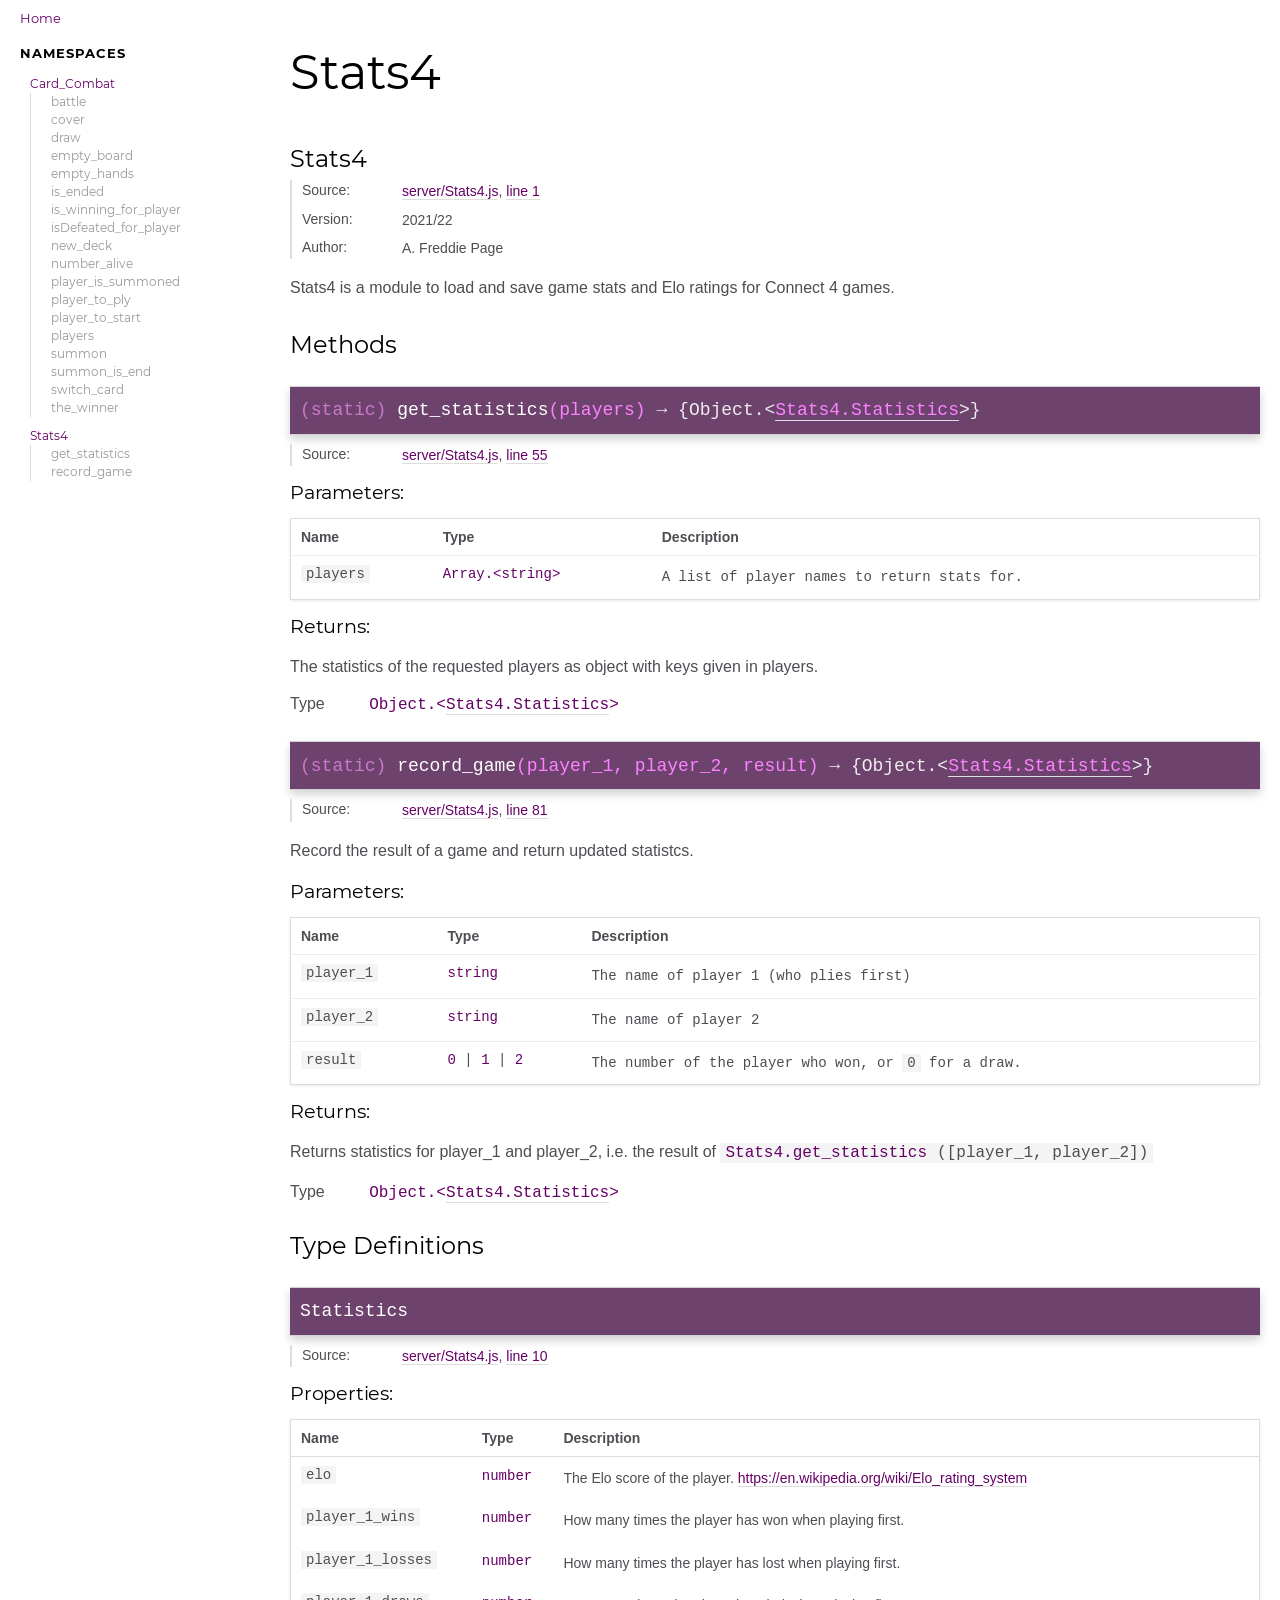
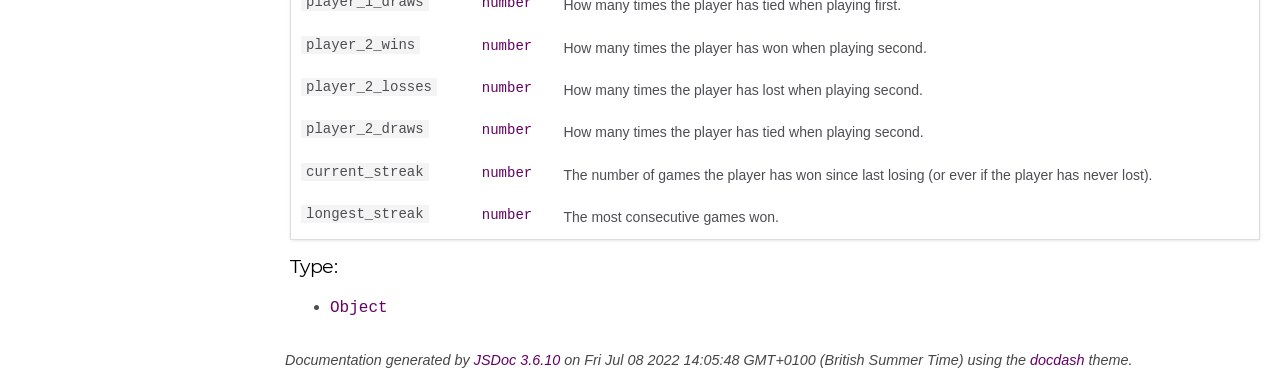
<file: docs/Stats4.html>
<!DOCTYPE html>
<html lang="en">
<head>
    
    <meta charset="utf-8">
    <title>Stats4 - Documentation</title>
    
    
    <script src="scripts/prettify/prettify.js"></script>
    <script src="scripts/prettify/lang-css.js"></script>
    <!--[if lt IE 9]>
      <script src="//html5shiv.googlecode.com/svn/trunk/html5.js"></script>
    <![endif]-->
    <link type="text/css" rel="stylesheet" href="styles/prettify.css">
    <link type="text/css" rel="stylesheet" href="styles/jsdoc.css">
    <script src="scripts/nav.js" defer></script>
    <meta name="viewport" content="width=device-width, initial-scale=1.0">
</head>
<body>

<input type="checkbox" id="nav-trigger" class="nav-trigger" />
<label for="nav-trigger" class="navicon-button x">
  <div class="navicon"></div>
</label>

<label for="nav-trigger" class="overlay"></label>

<nav >
    
    <h2><a href="index.html">Home</a></h2><h3>Namespaces</h3><ul><li><a href="Card_Combat.html">Card_Combat</a><ul class='methods'><li data-type='method'><a href="Card_Combat.html#.battle">battle</a></li><li data-type='method'><a href="Card_Combat.html#.cover">cover</a></li><li data-type='method'><a href="Card_Combat.html#.draw">draw</a></li><li data-type='method'><a href="Card_Combat.html#.empty_board">empty_board</a></li><li data-type='method'><a href="Card_Combat.html#.empty_hands">empty_hands</a></li><li data-type='method'><a href="Card_Combat.html#.is_ended">is_ended</a></li><li data-type='method'><a href="Card_Combat.html#.is_winning_for_player">is_winning_for_player</a></li><li data-type='method'><a href="Card_Combat.html#.isDefeated_for_player">isDefeated_for_player</a></li><li data-type='method'><a href="Card_Combat.html#.new_deck">new_deck</a></li><li data-type='method'><a href="Card_Combat.html#.number_alive">number_alive</a></li><li data-type='method'><a href="Card_Combat.html#.player_is_summoned">player_is_summoned</a></li><li data-type='method'><a href="Card_Combat.html#.player_to_ply">player_to_ply</a></li><li data-type='method'><a href="Card_Combat.html#.player_to_start">player_to_start</a></li><li data-type='method'><a href="Card_Combat.html#.players">players</a></li><li data-type='method'><a href="Card_Combat.html#.summon">summon</a></li><li data-type='method'><a href="Card_Combat.html#.summon_is_end">summon_is_end</a></li><li data-type='method'><a href="Card_Combat.html#.switch_card">switch_card</a></li><li data-type='method'><a href="Card_Combat.html#.the_winner">the_winner</a></li></ul></li><li><a href="Stats4.html">Stats4</a><ul class='methods'><li data-type='method'><a href="Stats4.html#.get_statistics">get_statistics</a></li><li data-type='method'><a href="Stats4.html#.record_game">record_game</a></li></ul></li></ul>
</nav>

<div id="main">
    
    <h1 class="page-title">Stats4</h1>
    

    




<section>

<header>
    
        <h2>
        Stats4
        </h2>
        
    
</header>

<article>
    
        <div class="container-overview">
        
            

<dl class="details">

    
    <dt class="tag-source">Source:</dt>
    <dd class="tag-source"><ul class="dummy"><li>
        <a href="server_Stats4.js.html">server/Stats4.js</a>, <a href="server_Stats4.js.html#line1">line 1</a>
    </li></ul></dd>
    

    
    <dt class="tag-version">Version:</dt>
    <dd class="tag-version"><ul class="dummy"><li>2021/22</li></ul></dd>
    

    

    

    

    

    

    

    

    
    <dt class="tag-author">Author:</dt>
    <dd class="tag-author">
        <ul>
            <li>A. Freddie Page</li>
        </ul>
    </dd>
    

    

    

    

    

    

    
</dl>




            
                <div class="description usertext"><p>Stats4 is a module to load and save game stats and Elo ratings
for Connect 4 games.</p></div>
            

            
        
        </div>
    

    

    

    
    
    

     

    

    

    
        <h3 class="subsection-title">Methods</h3>

        
            

    

    <h4 class="name" id=".get_statistics"><span class="type-signature">(static) </span>get_statistics<span class="signature">(players)</span><span class="type-signature"> &rarr; {Object.&lt;<a href="Stats4.html#.Statistics">Stats4.Statistics</a>>}</span></h4>

    




<dl class="details">

    
    <dt class="tag-source">Source:</dt>
    <dd class="tag-source"><ul class="dummy"><li>
        <a href="server_Stats4.js.html">server/Stats4.js</a>, <a href="server_Stats4.js.html#line55">line 55</a>
    </li></ul></dd>
    

    

    

    

    

    

    

    

    

    

    

    

    

    

    

    
</dl>















    <h5>Parameters:</h5>
    

<table class="params">
    <thead>
    <tr>
        
        <th>Name</th>
        

        <th>Type</th>

        

        

        <th class="last">Description</th>
    </tr>
    </thead>

    <tbody>
    

        <tr>
            
                <td class="name"><code>players</code></td>
            

            <td class="type">
            
                
<span class="param-type">Array.&lt;string></span>


            
            </td>

            

            

            <td class="description last"><p>A list of player names to return stats for.</p></td>
        </tr>

    
    </tbody>
</table>
















<h5>Returns:</h5>

        
<div class="param-desc">
    <p>The statistics of the requested
players as object with keys given in players.</p>
</div>



<dl class="param-type">
    <dt>
        Type
    </dt>
    <dd>
        
<span class="param-type">Object.&lt;<a href="Stats4.html#.Statistics">Stats4.Statistics</a>></span>


    </dd>
</dl>

    



        
            

    

    <h4 class="name" id=".record_game"><span class="type-signature">(static) </span>record_game<span class="signature">(player_1, player_2, result)</span><span class="type-signature"> &rarr; {Object.&lt;<a href="Stats4.html#.Statistics">Stats4.Statistics</a>>}</span></h4>

    




<dl class="details">

    
    <dt class="tag-source">Source:</dt>
    <dd class="tag-source"><ul class="dummy"><li>
        <a href="server_Stats4.js.html">server/Stats4.js</a>, <a href="server_Stats4.js.html#line81">line 81</a>
    </li></ul></dd>
    

    

    

    

    

    

    

    

    

    

    

    

    

    

    

    
</dl>





<div class="description usertext">
    <p>Record the result of a game and return updated statistcs.</p>
</div>











    <h5>Parameters:</h5>
    

<table class="params">
    <thead>
    <tr>
        
        <th>Name</th>
        

        <th>Type</th>

        

        

        <th class="last">Description</th>
    </tr>
    </thead>

    <tbody>
    

        <tr>
            
                <td class="name"><code>player_1</code></td>
            

            <td class="type">
            
                
<span class="param-type">string</span>


            
            </td>

            

            

            <td class="description last"><p>The name of player 1 (who plies first)</p></td>
        </tr>

    

        <tr>
            
                <td class="name"><code>player_2</code></td>
            

            <td class="type">
            
                
<span class="param-type">string</span>


            
            </td>

            

            

            <td class="description last"><p>The name of player 2</p></td>
        </tr>

    

        <tr>
            
                <td class="name"><code>result</code></td>
            

            <td class="type">
            
                
<span class="param-type">0</span>
|

<span class="param-type">1</span>
|

<span class="param-type">2</span>


            
            </td>

            

            

            <td class="description last"><p>The number of the player who won,
or <code>0</code> for a draw.</p></td>
        </tr>

    
    </tbody>
</table>
















<h5>Returns:</h5>

        
<div class="param-desc">
    <p>Returns statistics for player_1 and
player_2, i.e. the result of
<a href="Stats4.html#.get_statistics"><code>Stats4.get_statistics</code></a><code>([player_1, player_2])</code></p>
</div>



<dl class="param-type">
    <dt>
        Type
    </dt>
    <dd>
        
<span class="param-type">Object.&lt;<a href="Stats4.html#.Statistics">Stats4.Statistics</a>></span>


    </dd>
</dl>

    



        
    

    
        <h3 class="subsection-title">Type Definitions</h3>

        
                
<h4 class="name" id=".Statistics">Statistics</h4>





<dl class="details">

    
    <dt class="tag-source">Source:</dt>
    <dd class="tag-source"><ul class="dummy"><li>
        <a href="server_Stats4.js.html">server/Stats4.js</a>, <a href="server_Stats4.js.html#line10">line 10</a>
    </li></ul></dd>
    

    

    

    

    

    

    

    

    

    

    

    

    

    

    

    
</dl>



    <h5 class="subsection-title">Properties:</h5>

    

<table class="props">
    <thead>
    <tr>
        
        <th>Name</th>
        

        <th>Type</th>

        

        

        <th class="last">Description</th>
    </tr>
    </thead>

    <tbody>
    

        <tr>
            
                <td class="name"><code>elo</code></td>
            

            <td class="type">
            
                
<span class="param-type">number</span>


            
            </td>

            

            

            <td class="description last"><p>The Elo score of the player.
<a href="https://en.wikipedia.org/wiki/Elo_rating_system">https://en.wikipedia.org/wiki/Elo_rating_system</a></p></td>
        </tr>

    

        <tr>
            
                <td class="name"><code>player_1_wins</code></td>
            

            <td class="type">
            
                
<span class="param-type">number</span>


            
            </td>

            

            

            <td class="description last"><p>How many times the player
has won when playing first.</p></td>
        </tr>

    

        <tr>
            
                <td class="name"><code>player_1_losses</code></td>
            

            <td class="type">
            
                
<span class="param-type">number</span>


            
            </td>

            

            

            <td class="description last"><p>How many times the player
has lost when playing first.</p></td>
        </tr>

    

        <tr>
            
                <td class="name"><code>player_1_draws</code></td>
            

            <td class="type">
            
                
<span class="param-type">number</span>


            
            </td>

            

            

            <td class="description last"><p>How many times the player has
tied when playing first.</p></td>
        </tr>

    

        <tr>
            
                <td class="name"><code>player_2_wins</code></td>
            

            <td class="type">
            
                
<span class="param-type">number</span>


            
            </td>

            

            

            <td class="description last"><p>How many times the player has
won when playing second.</p></td>
        </tr>

    

        <tr>
            
                <td class="name"><code>player_2_losses</code></td>
            

            <td class="type">
            
                
<span class="param-type">number</span>


            
            </td>

            

            

            <td class="description last"><p>How many times the player has
lost when playing second.</p></td>
        </tr>

    

        <tr>
            
                <td class="name"><code>player_2_draws</code></td>
            

            <td class="type">
            
                
<span class="param-type">number</span>


            
            </td>

            

            

            <td class="description last"><p>How many times the player has
tied when playing second.</p></td>
        </tr>

    

        <tr>
            
                <td class="name"><code>current_streak</code></td>
            

            <td class="type">
            
                
<span class="param-type">number</span>


            
            </td>

            

            

            <td class="description last"><p>The number of games the player has won
since last losing (or ever if the player has never lost).</p></td>
        </tr>

    

        <tr>
            
                <td class="name"><code>longest_streak</code></td>
            

            <td class="type">
            
                
<span class="param-type">number</span>


            
            </td>

            

            

            <td class="description last"><p>The most consecutive games won.</p></td>
        </tr>

    
    </tbody>
</table>








    <h5>Type:</h5>
    <ul>
        <li>
            
<span class="param-type">Object</span>


        </li>
    </ul>






            
    

    
</article>

</section>




    
    
</div>

<br class="clear">

<footer>
    Documentation generated by <a href="https://github.com/jsdoc3/jsdoc">JSDoc 3.6.10</a> on Fri Jul 08 2022 14:05:48 GMT+0100 (British Summer Time) using the <a href="https://github.com/clenemt/docdash">docdash</a> theme.
</footer>

<script>prettyPrint();</script>
<script src="scripts/polyfill.js"></script>
<script src="scripts/linenumber.js"></script>



</body>
</html>
</file>
<file: docs/styles/prettify.css>
.pln {
  color: #ddd;
}

/* string content */
.str {
  color: #61ce3c;
}

/* a keyword */
.kwd {
  color: #fbde2d;
}

/* a comment */
.com {
  color: #aeaeae;
}

/* a type name */
.typ {
  color: #8da6ce;
}

/* a literal value */
.lit {
  color: #fbde2d;
}

/* punctuation */
.pun {
  color: #ddd;
}

/* lisp open bracket */
.opn {
  color: #000000;
}

/* lisp close bracket */
.clo {
  color: #000000;
}

/* a markup tag name */
.tag {
  color: #8da6ce;
}

/* a markup attribute name */
.atn {
  color: #fbde2d;
}

/* a markup attribute value */
.atv {
  color: #ddd;
}

/* a declaration */
.dec {
  color: #EF5050;
}

/* a variable name */
.var {
  color: #c82829;
}

/* a function name */
.fun {
  color: #4271ae;
}

/* Specify class=linenums on a pre to get line numbering */
ol.linenums {
  margin-top: 0;
  margin-bottom: 0;
}
</file>
<file: docs/styles/jsdoc.css>
* {
  box-sizing: border-box
}

html, body {
  height: 100%;
  width: 100%;
}

body {
  color: #4d4e53;
  background-color: white;
  margin: 0 auto;
  padding: 0 20px;
  font-family: 'Helvetica Neue', Helvetica, sans-serif;
  font-size: 16px;
}

img {
  max-width: 100%;
}

a,
a:active {
  color: #606;
  text-decoration: none;
}

a:hover {
  text-decoration: none;
}

article a {
  border-bottom: 1px solid #ddd;
}

article a:hover, article a:active {
  border-bottom-color: #222;
}

article .description a {
    word-break: break-word;
}

p, ul, ol, blockquote {
  margin-bottom: 1em;
  line-height: 160%;
}

h1, h2, h3, h4, h5, h6 {
  font-family: 'Montserrat', sans-serif;
}

h1, h2, h3, h4, h5, h6 {
  color: #000;
  font-weight: 400;
  margin: 0;
}

h1 {
  font-weight: 300;
  font-size: 48px;
  margin: 1em 0 .5em;
}

h1.page-title {
  font-size: 48px;
  margin: 1em 30px;
  line-height: 100%;
  word-wrap: break-word;
}

h2 {
  font-size: 24px;
  margin: 1.5em 0 .3em;
}

h3 {
  font-size: 24px;
  margin: 1.2em 0 .3em;
}

h4 {
  font-size: 18px;
  margin: 1em 0 .2em;
  color: #4d4e53;
}

h4.name {
  color: #fff;
  background: #6d426d;
  box-shadow: 0 .25em .5em #d3d3d3;
  border-top: 1px solid #d3d3d3;
  border-bottom: 1px solid #d3d3d3;
  margin: 1.5em 0 0.5em;
  padding: .75em 0 .75em 10px;
}

h4.name a {
  color: #fc83ff;
}

h4.name a:hover {
  border-bottom-color: #fc83ff;
}

h5, .container-overview .subsection-title {
  font-size: 120%;
  letter-spacing: -0.01em;
  margin: 8px 0 3px 0;
}

h6 {
  font-size: 100%;
  letter-spacing: -0.01em;
  margin: 6px 0 3px 0;
  font-style: italic;
}

.usertext h1 {
  font-family: "Source Sans Pro";
  font-size: 24px;
  margin: 2.5em 0 1em;
  font-weight: 400;
}

.usertext h2 {
  font-family: "Source Sans Pro";
  font-size: 18px;
  margin: 2em 0 0.5em;
  font-weight: 400;

}

.usertext h3 {
  font-family: "Source Sans Pro";
  font-size: 15px;
  margin: 1.5em 0 0;
  font-weight: 400;
}

.usertext h4 {
  font-family: "Source Sans Pro";
  font-size: 14px;
  margin: 0 0 0;
  font-weight: 400;
}

.usertext h5 {
  font-size: 12px;
  margin: 1em 0 0;
  font-weight: normal;
  color: #666;
}

.usertext h6 {
  font-size: 11px;
  margin: 1em 0 0;
  font-weight: normal;
  font-style: normal;
  color: #666;
}


tt, code, kbd, samp {
  font-family: Consolas, Monaco, 'Andale Mono', monospace;
  background: #f4f4f4;
  padding: 1px 5px;
}

.class-description {
  font-size: 130%;
  line-height: 140%;
  margin-bottom: 1em;
  margin-top: 1em;
}

.class-description:empty {
  margin: 0
}

#main {
  float: right;
  width: calc(100% - 240px);
}

header {
  display: block
}

section {
  display: block;
  background-color: #fff;
  padding: 0 0 0 30px;
}

.variation {
  display: none
}

.signature-attributes {
  font-size: 60%;
  color: #eee;
  font-style: italic;
  font-weight: lighter;
}

nav {
  float: left;
  display: block;
  width: 250px;
  background: #fff;
  overflow: auto;
  position: fixed;
  height: 100%;
}

nav #nav-search{
    width: 210px;
    height: 30px;
    padding: 5px 10px;
    font-size: 12px;
    line-height: 1.5;
    border-radius: 3px;
    margin-right: 20px;
    margin-top: 20px;
}

nav.wrap a{
    word-wrap: break-word;
}

nav h3 {
  margin-top: 12px;
  font-size: 13px;
  text-transform: uppercase;
  letter-spacing: 1px;
  font-weight: 700;
  line-height: 24px;
  margin: 15px 0 10px;
  padding: 0;
  color: #000;
}

nav ul {
  font-family: 'Lucida Grande', 'Lucida Sans Unicode', arial, sans-serif;
  font-size: 100%;
  line-height: 17px;
  padding: 0;
  margin: 0;
  list-style-type: none;
}

nav ul a,
nav ul a:active {
  font-family: 'Montserrat', sans-serif;
  line-height: 18px;
  padding: 0;
  display: block;
  font-size: 12px;
}

nav a:hover,
nav a:active {
  color: #606;
}

nav > ul {
  padding: 0 10px;
}

nav > ul > li > a {
  color: #606;
  margin-top: 10px;
}

nav ul ul a {
  color: hsl(207, 1%, 60%);
  border-left: 1px solid hsl(207, 10%, 86%);
}

nav ul ul a,
nav ul ul a:active {
  padding-left: 20px
}

nav h2 {
   font-size: 13px;
   margin: 10px 0 0 0;
   padding: 0;
}

nav > h2 > a {
   margin: 10px 0 -10px;
   color: #606 !important;
}

footer {
  color: hsl(0, 0%, 28%);
  margin-left: 250px;
  display: block;
  padding: 15px;
  font-style: italic;
  font-size: 90%;
}

.ancestors {
  color: #999
}

.ancestors a {
   color: #999 !important;
}

.clear {
  clear: both
}

.important {
  font-weight: bold;
  color: #950B02;
}

.yes-def {
  text-indent: -1000px
}

.type-signature {
  color: #CA79CA
}

.type-signature:last-child {
  color: #eee;
}

.name, .signature {
  font-family: Consolas, Monaco, 'Andale Mono', monospace
}

.signature {
    color: #fc83ff;
}

.details {
  margin-top: 6px;
  border-left: 2px solid #DDD;
  line-height: 20px;
  font-size: 14px;
}

.details dt {
   width: auto;
   float: left;
   padding-left: 10px;
}

.details dd {
   margin-left: 70px;
   margin-top: 6px;
   margin-bottom: 6px;
}

.details ul {
   margin: 0
}

.details ul {
   list-style-type: none
}

.details pre.prettyprint {
   margin: 0
}

.details .object-value {
   padding-top: 0
}

.description {
  margin-bottom: 1em;
  margin-top: 1em;
}

.code-caption {
  font-style: italic;
  font-size: 107%;
  margin: 0;
}

.prettyprint {
  font-size: 14px;
  overflow: auto;
}

.prettyprint.source {
  width: inherit;
  line-height: 18px;
  display: block;
  background-color: #0d152a;
  color: #aeaeae;
}

.prettyprint code {
  line-height: 18px;
  display: block;
  background-color: #0d152a;
  color: #4D4E53;
}

.prettyprint > code {
  padding: 15px;
}

.prettyprint .linenums code {
  padding: 0 15px
}

.prettyprint .linenums li:first-of-type code {
  padding-top: 15px
}

.prettyprint code span.line {
  display: inline-block
}

.prettyprint.linenums {
  padding-left: 70px;
  -webkit-user-select: none;
  -moz-user-select: none;
  -ms-user-select: none;
  user-select: none;
}

.prettyprint.linenums ol {
   padding-left: 0
}

.prettyprint.linenums li {
   border-left: 3px #34446B solid;
}

.prettyprint.linenums li.selected, .prettyprint.linenums li.selected * {
   background-color: #34446B;
}

.prettyprint.linenums li * {
   -webkit-user-select: text;
   -moz-user-select: text;
   -ms-user-select: text;
   user-select: text;
}

.prettyprint.linenums li code:empty:after {
  content:"";
  display:inline-block;
  width:0px;
}

table {
  border-spacing: 0;
  border: 1px solid #ddd;
  border-collapse: collapse;
  border-radius: 3px;
  box-shadow: 0 1px 3px rgba(0,0,0,0.1);
  width: 100%;
  font-size: 14px;
  margin: 1em 0;
}

td, th {
   margin: 0px;
   text-align: left;
   vertical-align: top;
   padding: 10px;
   display: table-cell;
}

thead tr, thead tr {
   background-color: #fff;
   font-weight: bold;
   border-bottom: 1px solid #ddd;
}

.params .type {
  white-space: nowrap;
}

.params code {
  white-space: pre;
}

.params td, .params .name, .props .name, .name code {
   color: #4D4E53;
   font-family: Consolas, Monaco, 'Andale Mono', monospace;
   font-size: 100%;
}

.params td {
   border-top: 1px solid #eee
}

.params td.description > p:first-child, .props td.description > p:first-child {
   margin-top: 0;
   padding-top: 0;
}

.params td.description > p:last-child, .props td.description > p:last-child {
   margin-bottom: 0;
   padding-bottom: 0;
}

span.param-type, .params td .param-type, .param-type dd {
   color: #606;
  font-family: Consolas, Monaco, 'Andale Mono', monospace
}

.param-type dt, .param-type dd {
  display: inline-block
}

.param-type {
  margin: 14px 0;
}

.disabled {
  color: #454545
}

/* navicon button */
.navicon-button {
  display: none;
  position: relative;
  padding: 2.0625rem 1.5rem;
  transition: 0.25s;
  cursor: pointer;
  -webkit-user-select: none;
     -moz-user-select: none;
      -ms-user-select: none;
          user-select: none;
  opacity: .8;
}
.navicon-button .navicon:before, .navicon-button .navicon:after {
  transition: 0.25s;
}
.navicon-button:hover {
  transition: 0.5s;
  opacity: 1;
}
.navicon-button:hover .navicon:before, .navicon-button:hover .navicon:after {
  transition: 0.25s;
}
.navicon-button:hover .navicon:before {
  top: .825rem;
}
.navicon-button:hover .navicon:after {
  top: -.825rem;
}

/* navicon */
.navicon {
  position: relative;
  width: 2.5em;
  height: .3125rem;
  background: #000;
  transition: 0.3s;
  border-radius: 2.5rem;
}
.navicon:before, .navicon:after {
  display: block;
  content: "";
  height: .3125rem;
  width: 2.5rem;
  background: #000;
  position: absolute;
  z-index: -1;
  transition: 0.3s 0.25s;
  border-radius: 1rem;
}
.navicon:before {
  top: .625rem;
}
.navicon:after {
  top: -.625rem;
}

/* open */
.nav-trigger:checked + label:not(.steps) .navicon:before,
.nav-trigger:checked + label:not(.steps) .navicon:after {
  top: 0 !important;
}

.nav-trigger:checked + label .navicon:before,
.nav-trigger:checked + label .navicon:after {
  transition: 0.5s;
}

/* Minus */
.nav-trigger:checked + label {
  -webkit-transform: scale(0.75);
          transform: scale(0.75);
}

/* × and + */
.nav-trigger:checked + label.plus .navicon,
.nav-trigger:checked + label.x .navicon {
  background: transparent;
}

.nav-trigger:checked + label.plus .navicon:before,
.nav-trigger:checked + label.x .navicon:before {
  -webkit-transform: rotate(-45deg);
          transform: rotate(-45deg);
  background: #FFF;
}

.nav-trigger:checked + label.plus .navicon:after,
.nav-trigger:checked + label.x .navicon:after {
  -webkit-transform: rotate(45deg);
          transform: rotate(45deg);
  background: #FFF;
}

.nav-trigger:checked + label.plus {
  -webkit-transform: scale(0.75) rotate(45deg);
          transform: scale(0.75) rotate(45deg);
}

.nav-trigger:checked ~ nav {
  left: 0 !important;
}

.nav-trigger:checked ~ .overlay {
  display: block;
}

.nav-trigger {
  position: fixed;
  top: 0;
  clip: rect(0, 0, 0, 0);
}

.overlay {
  display: none;
  position: fixed;
  top: 0;
  bottom: 0;
  left: 0;
  right: 0;
  width: 100%;
  height: 100%;
  background: hsla(0, 0%, 0%, 0.5);
  z-index: 1;
}

/* nav level */
.level-hide {
    display: none;
}
html[data-search-mode] .level-hide {
    display: block;
}


@media only screen and (max-width: 680px) {
  body {
    overflow-x: hidden;
  }

  nav {
    background: #FFF;
    width: 250px;
    height: 100%;
    position: fixed;
    top: 0;
    right: 0;
    bottom: 0;
    left: -250px;
    z-index: 3;
    padding: 0 10px;
    transition: left 0.2s;
  }

  .navicon-button {
    display: inline-block;
    position: fixed;
    top: 1.5em;
    right: 0;
    z-index: 2;
  }

  #main {
    width: 100%;
  }

  #main h1.page-title {
    margin: 1em 0;
  }

  #main section {
    padding: 0;
  }

  footer {
    margin-left: 0;
  }
}

/** Add a '#' to static members */
[data-type="member"] a::before {
  content: '#';
  display: inline-block;
  margin-left: -14px;
  margin-right: 5px;
}

#disqus_thread{
    margin-left: 30px;
}

@font-face {
  font-family: 'Montserrat';
  font-style: normal;
  font-weight: 400;
  src: url('../fonts/Montserrat/Montserrat-Regular.eot'); /* IE9 Compat Modes */
  src: url('../fonts/Montserrat/Montserrat-Regular.eot?#iefix') format('embedded-opentype'), /* IE6-IE8 */
       url('../fonts/Montserrat/Montserrat-Regular.woff2') format('woff2'), /* Super Modern Browsers */
       url('../fonts/Montserrat/Montserrat-Regular.woff') format('woff'), /* Pretty Modern Browsers */
       url('../fonts/Montserrat/Montserrat-Regular.ttf')  format('truetype'); /* Safari, Android, iOS */
}

@font-face {
  font-family: 'Montserrat';
  font-style: normal;
  font-weight: 700;
  src: url('../fonts/Montserrat/Montserrat-Bold.eot'); /* IE9 Compat Modes */
  src: url('../fonts/Montserrat/Montserrat-Bold.eot?#iefix') format('embedded-opentype'), /* IE6-IE8 */
       url('../fonts/Montserrat/Montserrat-Bold.woff2') format('woff2'), /* Super Modern Browsers */
       url('../fonts/Montserrat/Montserrat-Bold.woff') format('woff'), /* Pretty Modern Browsers */
       url('../fonts/Montserrat/Montserrat-Bold.ttf')  format('truetype'); /* Safari, Android, iOS */
}

@font-face {
    font-family: 'Source Sans Pro';
    src: url('../fonts/Source-Sans-Pro/sourcesanspro-regular-webfont.eot');
    src: url('../fonts/Source-Sans-Pro/sourcesanspro-regular-webfont.eot?#iefix') format('embedded-opentype'),
         url('../fonts/Source-Sans-Pro/sourcesanspro-regular-webfont.woff2') format('woff2'),
         url('../fonts/Source-Sans-Pro/sourcesanspro-regular-webfont.woff') format('woff'),
         url('../fonts/Source-Sans-Pro/sourcesanspro-regular-webfont.ttf') format('truetype'),
         url('../fonts/Source-Sans-Pro/sourcesanspro-regular-webfont.svg#source_sans_proregular') format('svg');
    font-weight: 400;
    font-style: normal;
}

@font-face {
    font-family: 'Source Sans Pro';
    src: url('../fonts/Source-Sans-Pro/sourcesanspro-light-webfont.eot');
    src: url('../fonts/Source-Sans-Pro/sourcesanspro-light-webfont.eot?#iefix') format('embedded-opentype'),
         url('../fonts/Source-Sans-Pro/sourcesanspro-light-webfont.woff2') format('woff2'),
         url('../fonts/Source-Sans-Pro/sourcesanspro-light-webfont.woff') format('woff'),
         url('../fonts/Source-Sans-Pro/sourcesanspro-light-webfont.ttf') format('truetype'),
         url('../fonts/Source-Sans-Pro/sourcesanspro-light-webfont.svg#source_sans_prolight') format('svg');
    font-weight: 300;
    font-style: normal;

}
</file>
